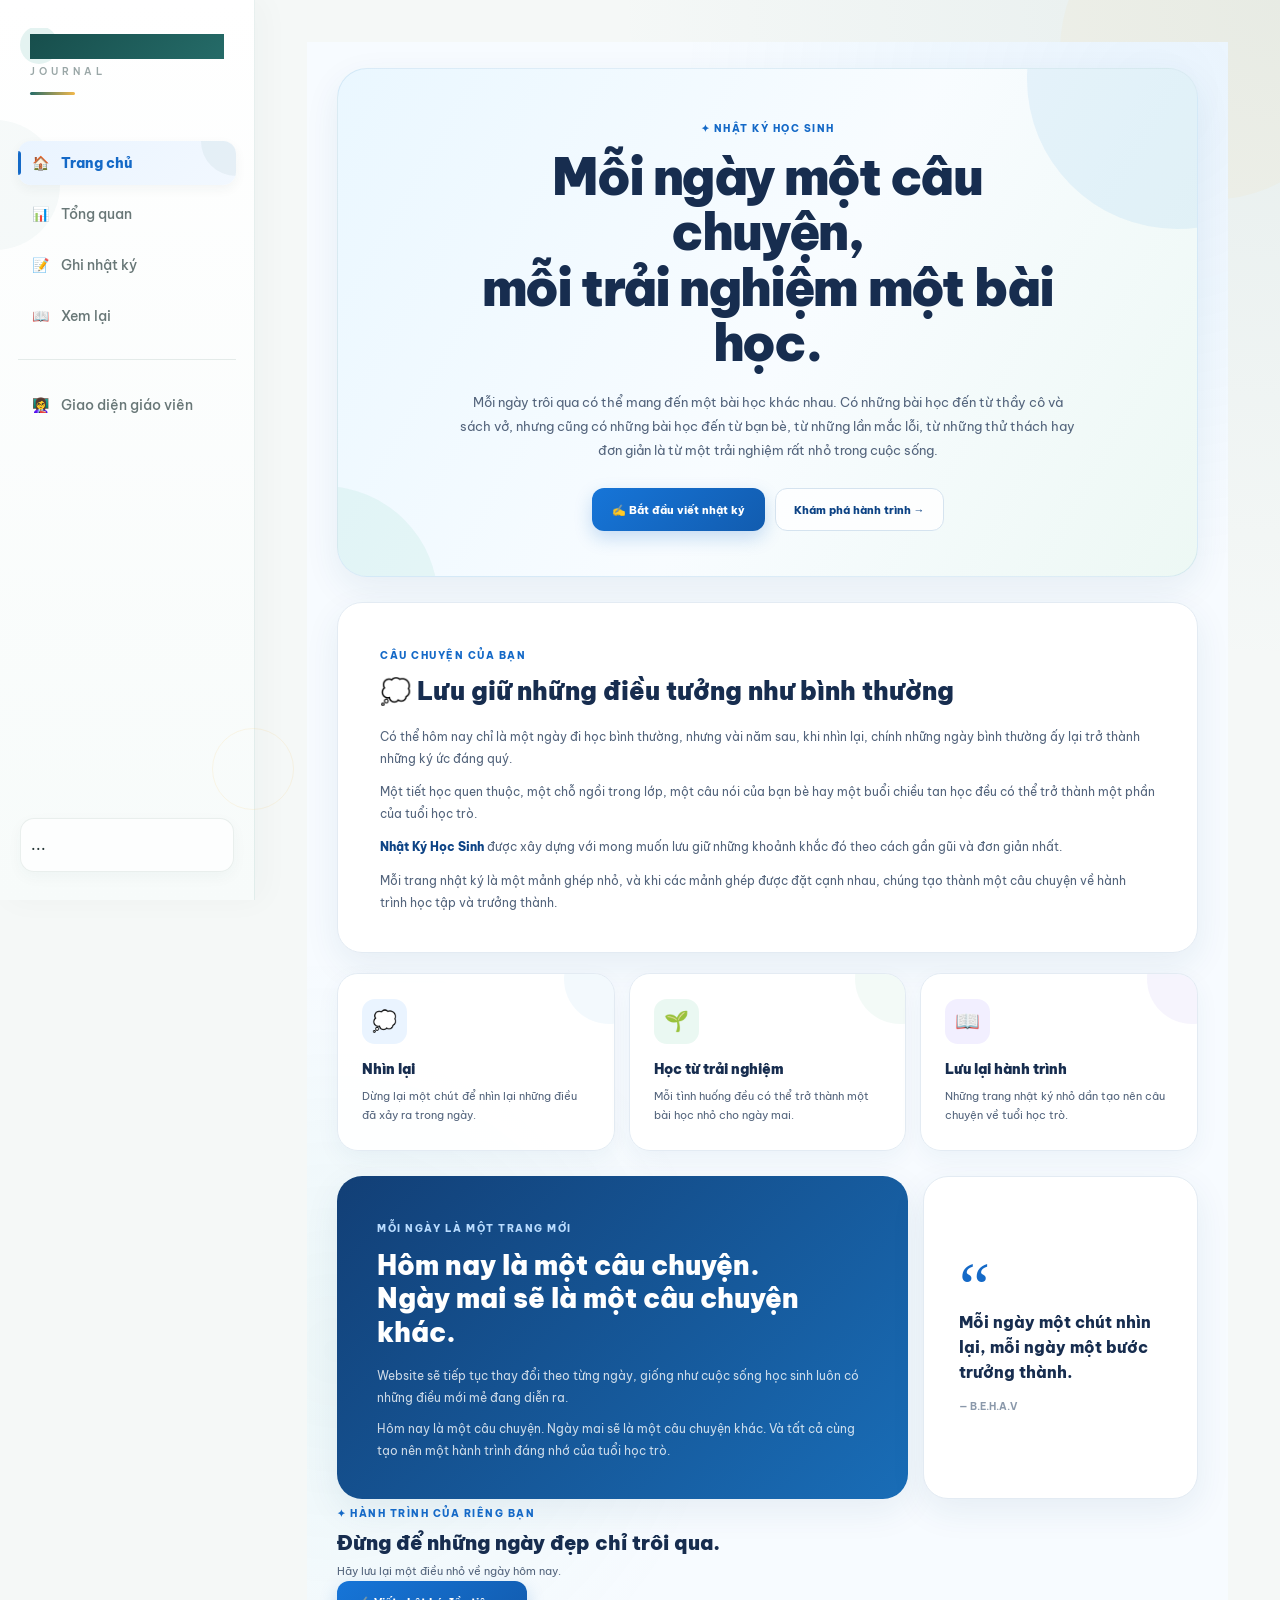
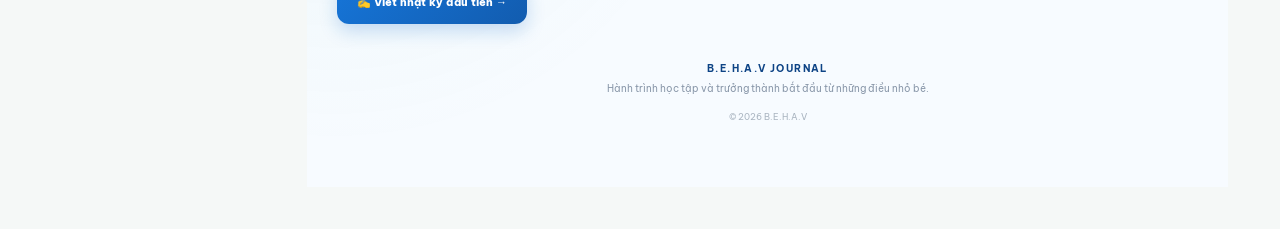
<file: index.html>
<!DOCTYPE html>
<html lang="vi">
<head>
    <meta charset="UTF-8">

    <meta name="viewport"
          content="width=device-width, initial-scale=1.0">

    <title>B.E.H.A.V Journal</title>

    <link rel="stylesheet" href="style_fixed_final.css">
</head>

<body>

    <!-- =========================
         THANH CÔNG CỤ
    ========================== -->
<aside class="sidebar">

    <!-- LOGO -->

    <div class="logo">

        <h2>B.E.H.A.V</h2>

        <span>JOURNAL</span>

    </div>


    <!-- MENU -->

    <nav class="menu">

        <button
            class="menu-item active"
            data-page="home">

            🏠
            <span>Trang chủ</span>

        </button>


        <button
            class="menu-item"
            data-page="dashboard">

            📊
            <span>Tổng quan</span>

        </button>


        <button
            class="menu-item"
            data-page="journal">

            📝
            <span>Ghi nhật ký</span>

        </button>


        <button
            class="menu-item"
            data-page="review">

            📖
            <span>Xem lại</span>

        </button>

<!-- =====================================================
     NÚT CHUYỂN SANG GIAO DIỆN GIÁO VIÊN
===================================================== -->

<div class="menu-divider"></div>

<button
    class="menu-item teacher-menu-btn"
    data-page="teacher"
    type="button">

    👩‍🏫
    <span>Giao diện giáo viên</span>

</button>

    </nav>


    <!-- ACCOUNT -->

    <div class="account">

        ...

    </div>

</aside>


    <!-- =========================
         KHU VỰC NỘI DUNG
    ========================== -->
    <main class="main-content">

<!-- =====================================================
     A2.1 - HERO TRANG CHỦ
===================================================== -->

<section
    id="home"
    class="page home-page">

    <div class="home-hero">

        <div class="home-hero-text">

            <span class="home-label">
                ✦ NHẬT KÝ HỌC SINH
            </span>

            <h1>
                Mỗi ngày một câu chuyện,
                <br>
                mỗi trải nghiệm một bài học.
            </h1>

            <p>
                Mỗi ngày trôi qua có thể mang đến
                một bài học khác nhau. Có những bài học
                đến từ thầy cô và sách vở, nhưng cũng có
                những bài học đến từ bạn bè, từ những lần
                mắc lỗi, từ những thử thách hay đơn giản
                là từ một trải nghiệm rất nhỏ trong cuộc sống.
            </p>

            <div class="home-hero-actions">

                <button
                    class="primary-btn"
                    data-page="journal">

                    ✍️ Bắt đầu viết nhật ký

                </button>

                <button
                    class="secondary-btn"
                    data-page="dashboard">

                    Khám phá hành trình →

                </button>

            </div>

        </div>

    </div>

    <!-- =====================================================
     A2.2 - LƯU GIỮ NHỮNG ĐIỀU TƯỞNG NHƯ BÌNH THƯỜNG
===================================================== -->

<section class="home-story">

    <div class="home-story-heading">

        <span class="home-label">
            CÂU CHUYỆN CỦA BẠN
        </span>

        <h2>
            💭 Lưu giữ những điều tưởng như bình thường
        </h2>

    </div>


    <div class="home-story-content">

        <p>
            Có thể hôm nay chỉ là một ngày đi học bình thường,
            nhưng vài năm sau, khi nhìn lại, chính những ngày
            bình thường ấy lại trở thành những ký ức đáng quý.
        </p>

        <p>
            Một tiết học quen thuộc, một chỗ ngồi trong lớp,
            một câu nói của bạn bè hay một buổi chiều tan học
            đều có thể trở thành một phần của tuổi học trò.
        </p>

        <p>
            <strong>Nhật Ký Học Sinh</strong> được xây dựng
            với mong muốn lưu giữ những khoảnh khắc đó theo
            cách gần gũi và đơn giản nhất.
        </p>

        <p>
            Mỗi trang nhật ký là một mảnh ghép nhỏ, và khi các
            mảnh ghép được đặt cạnh nhau, chúng tạo thành một
            câu chuyện về hành trình học tập và trưởng thành.
        </p>

    </div>

</section>

<!-- =====================================================
     A2.3 - 3 GIÁ TRỊ
===================================================== -->

<section class="home-values">

    <div class="home-value-card">

        <div class="home-value-icon">
            💭
        </div>

        <h3>
            Nhìn lại
        </h3>

        <p>
            Dừng lại một chút để nhìn lại
            những điều đã xảy ra trong ngày.
        </p>

    </div>


    <div class="home-value-card">

        <div class="home-value-icon">
            🌱
        </div>

        <h3>
            Học từ trải nghiệm
        </h3>

        <p>
            Mỗi tình huống đều có thể trở thành
            một bài học nhỏ cho ngày mai.
        </p>

    </div>


    <div class="home-value-card">

        <div class="home-value-icon">
            📖
        </div>

        <h3>
            Lưu lại hành trình
        </h3>

        <p>
            Những trang nhật ký nhỏ dần tạo nên
            câu chuyện về tuổi học trò.
        </p>

    </div>

</section>

<!-- =====================================================
     A2.4 - MỖI NGÀY LÀ MỘT TRANG MỚI
===================================================== -->

<section class="home-daily">

    <div class="home-daily-text">

        <span class="home-label">
            MỖI NGÀY LÀ MỘT TRANG MỚI
        </span>

        <h2>
            Hôm nay là một câu chuyện.
            <br>
            Ngày mai sẽ là một câu chuyện khác.
        </h2>

        <p>
            Website sẽ tiếp tục thay đổi theo từng ngày,
            giống như cuộc sống học sinh luôn có những điều
            mới mẻ đang diễn ra.
        </p>

        <p>
            Hôm nay là một câu chuyện.
            Ngày mai sẽ là một câu chuyện khác.
            Và tất cả cùng tạo nên một hành trình đáng nhớ
            của tuổi học trò.
        </p>

    </div>


    <div class="home-daily-quote">

        <span class="quote-icon">
            “
        </span>

        <p>
            Mỗi ngày một chút nhìn lại,
            mỗi ngày một bước trưởng thành.
        </p>

        <span class="quote-author">
            — B.E.H.A.V
        </span>

    </div>

</section>

<!-- =====================================================
     A2.5 - CTA
===================================================== -->

<section class="home-cta">

    <div class="home-cta-text">

        <span class="home-label">
            ✦ HÀNH TRÌNH CỦA RIÊNG BẠN
        </span>

        <h2>
            Đừng để những ngày đẹp
            chỉ trôi qua.
        </h2>

        <p>
            Hãy lưu lại một điều nhỏ
            về ngày hôm nay.
        </p>

    </div>


    <button
        class="primary-btn"
        data-page="journal">

        ✍️ Viết nhật ký đầu tiên →

    </button>

</section>

<!-- =====================================================
     A2.6 - FOOTER TRANG CHỦ
===================================================== -->

<footer class="home-footer">

    <strong>
        B.E.H.A.V JOURNAL
    </strong>

    <p>
        Hành trình học tập và trưởng thành
        bắt đầu từ những điều nhỏ bé.
    </p>

    <small>
        © 2026 B.E.H.A.V
    </small>

</footer>
</section>
<section id="dashboard" class="page">
<!-- =====================================================
     B1 — DASHBOARD HỌC SINH
===================================================== -->

<div class="dashboard-page">


    <!-- =========================
         B1.1 — HEADER
    ========================== -->

    <div class="dashboard-header">

        <div>

            <span class="dashboard-label">
                ✦ B.E.H.A.V JOURNAL
            </span>

            <h1>
                Chào bạn! 👋
            </h1>

            <p>
                Hôm nay là một ngày mới để nhìn lại,
                ghi lại và hiểu thêm về chính mình.
            </p>

        </div>


<div class="dashboard-date-box">

    <span>
        HÔM NAY
    </span>

    <strong id="dashboard-date">
        Đang cập nhật...
    </strong>

    <div
        id="dashboard-clock"
        class="dashboard-clock">

        00:00:00

    </div>

</div>

    </div>


    <!-- =========================
         B1.2 — THỐNG KÊ
    ========================== -->

    <div class="dashboard-stats">


        <div class="dashboard-stat-card">

            <div class="dashboard-stat-icon blue">
                📝
            </div>

            <div>

                <strong id="total-journals">
                    0
                </strong>

                <span>
                    Nhật ký đã viết
                </span>

            </div>

        </div>


        <div class="dashboard-stat-card">

            <div class="dashboard-stat-icon green">
                💬
            </div>

            <div>

                <strong id="feedback-count">
                    0
                </strong>

                <span>
                    Đã có phản hồi
                </span>

            </div>

        </div>


        <div class="dashboard-stat-card">

            <div class="dashboard-stat-icon orange">
                ⏳
            </div>

            <div>

                <strong id="pending-feedback">
                    0
                </strong>

                <span>
                    Chưa có phản hồi
                </span>

            </div>

        </div>

    </div>


    <!-- =========================
         B1.3 — NHẬT KÝ GẦN ĐÂY
    ========================== -->

    <div class="dashboard-section-header">

        <div>

            <span>
                NHẬT KÝ CỦA BẠN
            </span>

            <h2>
                Nhật ký gần đây
            </h2>

        </div>


        <button
            class="dashboard-link"
            data-page="review">

            Xem tất cả →

        </button>

    </div>


    <div
        id="recent-journals"
        class="recent-journals">

        <!-- JS sẽ đưa nhật ký vào đây -->

        <div class="empty-journal">

            <div>
                📖
            </div>

            <h3>
                Chưa có nhật ký
            </h3>

            <p>
                Hãy viết lại một điều nhỏ
                về ngày hôm nay.
            </p>

            <button
                class="primary-btn"
                data-page="journal">

                ✍️ Viết nhật ký

            </button>

        </div>

    </div>


    <!-- =========================
         B1.4 — NÚT NHANH
    ========================== -->

    <div class="dashboard-actions">

        <button
            class="dashboard-action primary-action"
            data-page="journal">

            <span>
                📝
            </span>

            <div>

                <strong>
                    Viết nhật ký mới
                </strong>

                <small>
                    Ghi lại câu chuyện hôm nay
                </small>

            </div>

            <b>
                →
            </b>

        </button>


        <button
            class="dashboard-action"
            data-page="review">

            <span>
                📖
            </span>

            <div>

                <strong>
                    Xem lại nhật ký
                </strong>

                <small>
                    Nhìn lại hành trình của bạn
                </small>

            </div>

            <b>
                →
            </b>

        </button>

    </div>

</div>

</section>


        <!-- =====================
             GIAO DIỆN 2
             GHI NHẬT KÝ
        ====================== -->
<!-- =====================
     GIAO DIỆN 2
     GHI NHẬT KÝ
====================== -->
<section id="journal" class="page">
<!-- =====================================================
     C1 — VIẾT NHẬT KÝ HỌC SINH
===================================================== -->

<div class="journal-page">


    <!-- ================================================
         C1.1 — HEADER
    ================================================= -->

    <div class="journal-header">

        <div>

            <span class="journal-label">
                ✦ NHẬT KÝ HỌC SINH
            </span>

            <h1>
                Hôm nay của bạn thế nào?
            </h1>

            <p>
                Hãy dành một chút thời gian để nhìn lại
                điều đã xảy ra và những gì bạn đã học được.
            </p>

        </div>


        <div class="journal-step-counter">

            <span>
                BƯỚC
            </span>

            <strong id="journal-step-number">
                1
            </strong>

            <small>
                / 6
            </small>

        </div>

    </div>


    <!-- ================================================
         C1.2 — THANH TIẾN TRÌNH
    ================================================= -->

    <div class="journal-progress">

        <div
            class="journal-progress-line">

            <div
                id="journal-progress-fill">
            </div>

        </div>


        <div class="journal-progress-steps">

            <span
                class="journal-progress-step active"
                data-step="1">

                1

            </span>

            <span
                class="journal-progress-step"
                data-step="2">

                2

            </span>

            <span
                class="journal-progress-step"
                data-step="3">

                3

            </span>

            <span
                class="journal-progress-step"
                data-step="4">

                4

            </span>

            <span
                class="journal-progress-step"
                data-step="5">

                5

            </span>

            <span
                class="journal-progress-step"
                data-step="6">

                6

            </span>

        </div>

    </div>


    <!-- ================================================
         C1.3 — NỘI DUNG CÁC BƯỚC
    ================================================= -->

    <div class="journal-form">


        <!-- ============================================
             BƯỚC 1
        ============================================== -->

        <div
            class="journal-step active"
            data-journal-step="1">

            <span class="journal-step-label">
                BƯỚC 01
            </span>

            <h2>
                Chuyện gì đã xảy ra?
            </h2>

            <p>
                Hãy kể lại một sự việc hoặc khoảnh khắc
                đáng nhớ trong ngày hôm nay.
            </p>


            <textarea
                id="journal-situation"
                class="journal-textarea"
                placeholder="Ví dụ: Hôm nay trong giờ học..."
                maxlength="1000"></textarea>


            <div class="journal-character-count">

                <span>
                    Có thể viết tự nhiên như bạn đang kể chuyện.
                </span>

                <strong>
                    <span id="situation-count">0</span>
                    / 1000
                </strong>

            </div>

        </div>


        <!-- ============================================
             BƯỚC 2
        ============================================== -->

        <div
            class="journal-step"
            data-journal-step="2">

            <span class="journal-step-label">
                BƯỚC 02
            </span>

            <h2>
                Bạn đã cảm thấy thế nào?
            </h2>

            <p>
                Không có cảm xúc đúng hay sai.
                Hãy chọn điều gần với bạn nhất.
            </p>


            <div class="emotion-grid">

                <button
                    type="button"
                    class="emotion-option"
                    data-emotion="Vui">

                    😊
                    <span>Vui</span>

                </button>


                <button
                    type="button"
                    class="emotion-option"
                    data-emotion="Buồn">

                    😔
                    <span>Buồn</span>

                </button>


                <button
                    type="button"
                    class="emotion-option"
                    data-emotion="Lo lắng">

                    😟
                    <span>Lo lắng</span>

                </button>


                <button
                    type="button"
                    class="emotion-option"
                    data-emotion="Tức giận">

                    😤
                    <span>Tức giận</span>

                </button>


                <button
                    type="button"
                    class="emotion-option"
                    data-emotion="Bình yên">

                    😌
                    <span>Bình yên</span>

                </button>


                <button
                    type="button"
                    class="emotion-option"
                    data-emotion="Khác">

                    💭
                    <span>Khác</span>

                </button>

            </div>


            <textarea
                id="journal-emotion-note"
                class="journal-textarea small"
                placeholder="Bạn muốn nói thêm gì về cảm xúc này không?"></textarea>

        </div>


        <!-- ============================================
             BƯỚC 3
        ============================================== -->

        <div
            class="journal-step"
            data-journal-step="3">

            <span class="journal-step-label">
                BƯỚC 03
            </span>

            <h2>
                Nhìn lại theo 3S
            </h2>

            <p>
                Hãy thử nhìn sự việc từ ba góc độ.
            </p>


            <div class="three-s-grid">


                <div class="three-s-card">

                    <span>
                        S1
                    </span>

                    <h3>
                        Situation
                    </h3>

                    <p>
                        Điều gì đã xảy ra?
                    </p>

                    <textarea
                        id="journal-s1"
                        placeholder="Viết điều bạn quan sát được..."></textarea>

                </div>


                <div class="three-s-card">

                    <span>
                        S2
                    </span>

                    <h3>
                        Self
                    </h3>

                    <p>
                        Bạn đã phản ứng thế nào?
                    </p>

                    <textarea
                        id="journal-s2"
                        placeholder="Bạn đã nghĩ hoặc làm gì?"></textarea>

                </div>


                <div class="three-s-card">

                    <span>
                        S3
                    </span>

                    <h3>
                        Solution
                    </h3>

                    <p>
                        Bạn có thể làm gì khác?
                    </p>

                    <textarea
                        id="journal-s3"
                        placeholder="Một cách xử lý tốt hơn có thể là..."></textarea>

                </div>


            </div>

        </div>


        <!-- ============================================
             BƯỚC 4
        ============================================== -->

        <div
            class="journal-step"
            data-journal-step="4">

            <span class="journal-step-label">
                BƯỚC 04
            </span>

            <h2>
                Điều gì đã thay đổi?
            </h2>

            <p>
                Sau trải nghiệm này, bạn nhận ra điều gì?
            </p>


            <textarea
                id="journal-result"
                class="journal-textarea"
                placeholder="Mình nhận ra rằng..."
                maxlength="1000"></textarea>


            <div class="journal-character-count">

                <span>
                    Hãy viết điều bạn thật sự nhận ra.
                </span>

                <strong>
                    <span id="result-count">0</span>
                    / 1000
                </strong>

            </div>

        </div>


        <!-- ============================================
             BƯỚC 5
        ============================================== -->

        <div
            class="journal-step"
            data-journal-step="5">

            <span class="journal-step-label">
                BƯỚC 05
            </span>

            <h2>
                Bài học của ngày hôm nay
            </h2>

            <p>
                Nếu phải gói gọn trải nghiệm này thành
                một bài học, bạn sẽ viết gì?
            </p>


            <textarea
                id="journal-lesson"
                class="journal-textarea"
                placeholder="Bài học mình muốn nhớ là..."
                maxlength="1000"></textarea>


            <div class="journal-character-count">

                <span>
                    Một câu ngắn cũng hoàn toàn được.
                </span>

                <strong>
                    <span id="lesson-count">0</span>
                    / 1000
                </strong>

            </div>

        </div>


        <!-- ============================================
             BƯỚC 6
        ============================================== -->

        <div
            class="journal-step"
            data-journal-step="6">

            <span class="journal-step-label">
                BƯỚC 06
            </span>

            <h2>
                Ngày mai mình muốn...
            </h2>

            <p>
                Chọn một điều nhỏ bạn muốn thử,
                thay đổi hoặc tiếp tục vào ngày mai.
            </p>


            <textarea
                id="journal-goal"
                class="journal-textarea"
                placeholder="Ngày mai mình sẽ..."
                maxlength="1000"></textarea>


            <div class="journal-character-count">

                <span>
                    Một mục tiêu nhỏ cũng là một bước tiến.
                </span>

                <strong>
                    <span id="goal-count">0</span>
                    / 1000
                </strong>

            </div>

        </div>


    </div>


    <!-- ================================================
         C1.4 — NÚT ĐIỀU HƯỚNG
    ================================================= -->

    <div class="journal-navigation">

        <button
            type="button"
            id="journal-back"
            class="journal-back-btn">

            ← Quay lại

        </button>


        <span
            id="journal-save-status"
            class="journal-save-status">

            Chưa lưu

        </span>


        <button
            type="button"
            id="journal-next"
            class="journal-next-btn">

            Tiếp theo →

        </button>

    </div>


</div>

</section>


        <!-- =====================
             GIAO DIỆN 3
             XEM LẠI
        ====================== -->
<!-- =====================
     GIAO DIỆN 3
     XEM LẠI
====================== -->
<section id="review" class="page">

<!-- =====================================================
     D4 — KHUNG CHI TIẾT NHẬT KÝ
===================================================== -->

<div
    id="review-journal-detail"
    class="review-journal-detail"
    style="display: none;">

    <!-- D3 sẽ tự render nội dung vào đây -->

</div>

    <!-- =====================
         TIÊU ĐỀ
    ====================== -->
    <div class="review-header">

        <span class="welcome-label">
            B.E.H.A.V JOURNAL
        </span>

        <h1>
            Xem lại
        </h1>

        <p>
            Cùng nhìn lại hành trình của em.
        </p>

    </div>


    <!-- =====================
         TAB
    ====================== -->
    <div class="review-tabs">

        <button class="review-tab active"
                data-review-tab="history">
            📝 Nhật ký của tôi
        </button>

        <button class="review-tab"
                data-review-tab="progress">
            📊 Tiến bộ
        </button>

        <button class="review-tab"
                data-review-tab="feedback">
            💬 Phản hồi giáo viên
        </button>

    </div>


    <!-- =================================================
         TAB 1: NHẬT KÝ CỦA TÔI
    ================================================== -->
    <div id="history"
         class="review-content active">

        <div class="section-title">

            <div>
                <h2>
                    Nhật ký của tôi
                </h2>

                <p>
                    Những tình huống em đã ghi lại
                </p>
            </div>

        </div>


        <!-- Nhật ký 1 -->
        <div class="journal-history-card">

            <div class="history-date">
                <strong>10</strong>
                <span>THÁNG 08</span>
            </div>


            <div class="history-info">

                <h3>
                    Tiết Toán
                </h3>

                <p>
                    Em nói chuyện trong giờ học
                    và được cô giáo nhắc nhở.
                </p>

                <div class="history-meta">

                    <span>
                        😡 Tức giận
                    </span>

                    <span>
                        ✓ Đã sử dụng 3S
                    </span>

                </div>

            </div>


            <button class="view-btn">
                Xem →
            </button>

        </div>


        <!-- Nhật ký 2 -->
        <div class="journal-history-card">

            <div class="history-date">
                <strong>08</strong>
                <span>THÁNG 08</span>
            </div>


            <div class="history-info">

                <h3>
                    Giờ ra chơi
                </h3>

                <p>
                    Em gặp một tình huống chưa vui
                    với bạn.
                </p>

                <div class="history-meta">

                    <span>
                        😟 Lo lắng
                    </span>

                    <span>
                        ✓ Đã kiểm soát cảm xúc
                    </span>

                </div>

            </div>


            <button class="view-btn">
                Xem →
            </button>

        </div>

    </div>


    <!-- =================================================
         TAB 2: TIẾN BỘ
    ================================================== -->
    <div id="progress"
         class="review-content">


        <div class="section-title">

            <div>
                <h2>
                    Quá trình tiến bộ
                </h2>

                <p>
                    Những thay đổi của em qua các nhật ký
                </p>
            </div>

        </div>


        <!-- Các chỉ số -->
        <div class="progress-stats">


            <!-- Nhật ký -->
            <div class="progress-card">

                <span class="progress-icon">
                    📝
                </span>

                <strong>
                    12
                </strong>

                <p>
                    Nhật ký đã ghi
                </p>

            </div>


            <!-- 3S -->
            <div class="progress-card">

                <span class="progress-icon">
                    ⭐
                </span>

                <strong>
                    10
                </strong>

                <p>
                    Đã sử dụng 3S
                </p>

            </div>


            <!-- Mục tiêu -->
            <div class="progress-card">

                <span class="progress-icon">
                    🎯
                </span>

                <strong>
                    82%
                </strong>

                <p>
                    Mục tiêu hoàn thành
                </p>

            </div>

        <div class="feedback-list">
            <!-- JS sẽ render phản hồi giáo viên tại đây -->
        </div>

    </div>

</section>

<!-- =========================================
     GIAO DIỆN 4
     GIÁO VIÊN
========================================= -->
<section id="teacher" class="page teacher-page">

    <!-- =========================
         HEADER GIÁO VIÊN
    ========================== -->
    <div class="teacher-header">

        <div>
            <span class="welcome-label">
                B.E.H.A.V JOURNAL – GIÁO VIÊN
            </span>

            <h1>
                Xin chào cô Nguyễn Thị A 👋
            </h1>

            <p>
                Theo dõi và phản hồi quá trình của học sinh.
            </p>
        </div>

    </div>


    <!-- =========================
         THỐNG KÊ
    ========================== -->
    <div class="teacher-stats">

        <!-- Tổng học sinh -->
        <div class="teacher-stat-card">

            <span class="teacher-stat-icon">
                👥
            </span>

            <div>
                <strong>35</strong>
                <span>Học sinh</span>
            </div>

        </div>


        <!-- Có nhật ký -->
        <div class="teacher-stat-card">

            <span class="teacher-stat-icon">
                📝
            </span>

            <div>
                <strong>29</strong>
                <span>Có nhật ký</span>
            </div>

        </div>


        <!-- Cần hỗ trợ -->
        <div class="teacher-stat-card">

            <span class="teacher-stat-icon">
                💬
            </span>

            <div>
                <strong>18</strong>
                <span>Cần hỗ trợ</span>
            </div>

        </div>

    </div>


    <!-- =========================
         NHẬT KÝ MỚI NHẤT
    ========================== -->
    <div class="teacher-journal-section">

        <div class="section-title">

            <div>
                <h2>
                    Nhật ký mới nhất
                </h2>

                <p>
                    Xem nhật ký của học sinh
                </p>
            </div>

        </div>


        <!-- Danh sách nhật ký -->
        <div class="teacher-journal-list">


            <!-- =================
                 HỌC SINH 1
            ================== -->
            <div class="teacher-journal-card">

                <div class="student-info">

                    <div class="student-avatar">
                        A
                    </div>

                    <div>
                        <h3>
                            Nguyễn A
                        </h3>

                        <span>
                            Lớp 8A1
                        </span>
                    </div>

                </div>


                <div class="situation-info">

                    <span>
                        Tình huống
                    </span>

                    <strong>
                        Tiết Toán
                    </strong>

                </div>


                <div class="three-s-status">

                    <span>
                        3S
                    </span>

                    <strong class="complete">
                        ✓ Đầy đủ
                    </strong>

                </div>


                <button class="teacher-view-btn">
                    Xem
                </button>

            </div>


            <!-- =================
                 HỌC SINH 2
            ================== -->
            <div class="teacher-journal-card">

                <div class="student-info">

                    <div class="student-avatar">
                        B
                    </div>

                    <div>
                        <h3>
                            Trần B
                        </h3>

                        <span>
                            Lớp 8A1
                        </span>
                    </div>

                </div>


                <div class="situation-info">

                    <span>
                        Tình huống
                    </span>

                    <strong>
                        Giờ Văn
                    </strong>

                </div>


                <div class="three-s-status">

                    <span>
                        3S
                    </span>

                    <strong class="complete">
                        ✓ Đầy đủ
                    </strong>

                </div>


                <button class="teacher-view-btn">
                    Xem
                </button>

            </div>


            <!-- =================
                 HỌC SINH 3
            ================== -->
            <div class="teacher-journal-card">

                <div class="student-info">

                    <div class="student-avatar">
                        C
                    </div>

                    <div>
                        <h3>
                            Lê C
                        </h3>

                        <span>
                            Lớp 8A2
                        </span>
                    </div>

                </div>


                <div class="situation-info">

                    <span>
                        Tình huống
                    </span>

                    <strong>
                        Giờ ra chơi
                    </strong>

                </div>


                <div class="three-s-status">

                    <span>
                        3S
                    </span>

                    <strong class="incomplete">
                        △ Chưa đủ
                    </strong>

                </div>


                <button class="teacher-view-btn">
                    Xem
                </button>

            </div>


        </div>

    </div>


    <!-- =====================================
         CHI TIẾT NHẬT KÝ HỌC SINH
    ====================================== -->
    <div class="teacher-detail">

        <div class="section-title">

            <div>
                <span class="welcome-label">
                    CHI TIẾT NHẬT KÝ
                </span>

                <h2>
                    Nhật ký của Nguyễn A
                </h2>

            </div>

        </div>


        <!-- Tình huống -->
        <div class="detail-card">

            <h3>
                📝 Tình huống
            </h3>

            <p>
                Em nói chuyện trong giờ Toán và bị cô giáo
                nhắc nhở.
            </p>

        </div>


        <!-- Cảm xúc -->
        <div class="detail-card">

            <h3>
                ❤️ Cảm xúc
            </h3>

            <div class="emotion-result">
                😡
                <strong>Tức giận</strong>
            </div>

            <p>
                Em bực vì nghĩ mình không làm gì sai.
            </p>

        </div>


        <!-- 3S -->
        <div class="detail-card">

            <h3>
                ⭐ Mô hình 3S
            </h3>


            <!-- STOP -->
            <div class="teacher-three-s">

                <div class="teacher-s-title">
                    <strong>1. STOP</strong>
                    <span>Dừng lại</span>
                </div>

                <p>
                    ✓ Em im lặng
                    <br>
                    ✓ Em hít thở sâu
                    <br>
                    ✓ Em không phản ứng ngay
                </p>

            </div>


            <!-- THINK -->
            <div class="teacher-three-s">

                <div class="teacher-s-title">
                    <strong>2. THINK</strong>
                    <span>Suy nghĩ</span>
                </div>

                <p>
                    Nếu tiếp tục tranh cãi, có thể ảnh hưởng
                    đến tiết học.
                </p>

            </div>


            <!-- SELECT -->
            <div class="teacher-three-s">

                <div class="teacher-s-title">
                    <strong>3. SELECT</strong>
                    <span>Lựa chọn</span>
                </div>

                <p>
                    ✓ Nhận lỗi
                </p>

            </div>

        </div>


        <!-- Kết quả -->
        <div class="detail-card">

            <h3>
                📌 Kết quả
            </h3>

            <p>
                Tiết học diễn ra bình thường. Sau giờ em
                đã hỏi cô phần bài chưa hiểu.
            </p>

            <div class="satisfaction">
                Mức độ hài lòng:
                <strong>😊 4/5</strong>
            </div>

        </div>


        <!-- Bài học -->
        <div class="detail-card">

            <h3>
                💡 Bài học
            </h3>

            <p>
                Khi bình tĩnh suy nghĩ, em có thể giải quyết
                vấn đề mà không ảnh hưởng đến lớp.
            </p>

        </div>


        <!-- =========================
             NHẬN XÉT GIÁO VIÊN
        ========================== -->
        <div class="teacher-feedback">

            <h3>
                💬 Nhận xét của giáo viên
            </h3>

            <textarea
                id="teacher-feedback-input"
                placeholder="Nhập nhận xét dành cho học sinh..."
            ></textarea>

            <button class="primary-btn"
                    id="send-feedback">
                Gửi phản hồi
            </button>

        </div>

    </div>

</section>

    </main>


    <script src="script_fixed_final.js"></script>



</body>
</html>
</file>
<file: style_fixed_final.css>
/* =========================================================
   B.E.H.A.V JOURNAL
   2.1 - CORE DESIGN SYSTEM
========================================================= */


/* =========================================================
   01. GOOGLE FONT
========================================================= */

@import url('https://fonts.googleapis.com/css2?family=Be+Vietnam+Pro:wght@400;500;600;700;800&display=swap');


/* =========================================================
   02. COLOR SYSTEM
========================================================= */

:root {

    --primary: #256b68;
    --primary-dark: #174e4c;
    --primary-light: #e4f3f1;

    --secondary: #f2b84b;
    --secondary-light: #fff5dc;

    --blue: #4f7cac;
    --blue-light: #eaf2fb;

    --success: #4c9b73;
    --success-light: #e8f5ee;

    --danger: #d86b6b;
    --danger-light: #fbeaea;

    --text-main: #243434;
    --text-secondary: #687777;
    --text-light: #9aa7a7;

    --background: #f5f8f7;
    --surface: #ffffff;

    --border: #e4ebe9;

    --shadow-sm:
        0 4px 12px rgba(35, 68, 67, 0.05);

    --shadow-md:
        0 12px 30px rgba(35, 68, 67, 0.08);

    --shadow-lg:
        0 20px 50px rgba(35, 68, 67, 0.12);

    --radius-sm: 10px;
    --radius-md: 16px;
    --radius-lg: 24px;
}


/* =========================================================
   03. RESET
========================================================= */

* {
    margin: 0;
    padding: 0;
    box-sizing: border-box;
}


html {
    scroll-behavior: smooth;
}


body {

    font-family:
        'Be Vietnam Pro',
        Arial,
        sans-serif;

    background:
        radial-gradient(
            circle at top right,
            rgba(37, 107, 104, 0.07),
            transparent 30%
        ),
        var(--background);

    color: var(--text-main);

    min-height: 100vh;

    line-height: 1.6;

    -webkit-font-smoothing: antialiased;
}


/* =========================================================
   04. MAIN LAYOUT
========================================================= */

body {
    display: flex;
}


/* =========================================================
   05. SIDEBAR
========================================================= */

.sidebar {

    width: 255px;

    min-height: 100vh;

    position: fixed;

    left: 0;
    top: 0;
    bottom: 0;

    z-index: 100;

    display: flex;

    flex-direction: column;

    padding: 28px 18px;

    background:
        linear-gradient(
            180deg,
            #ffffff 0%,
            #f7fbfa 100%
        );

    border-right:
        1px solid
        rgba(37, 107, 104, 0.10);

    box-shadow:
        8px 0 30px rgba(35, 68, 67, 0.03);
}


/* =========================================================
   06. LOGO
========================================================= */

.logo {

    position: relative;

    padding:
        6px 12px
        24px;

    margin-bottom: 22px;
}


.logo::before {

    content: "";

    position: absolute;

    width: 38px;
    height: 38px;

    border-radius: 50%;

    background:
        var(--primary-light);

    left: 2px;
    top: -2px;

    z-index: 0;
}


.logo h2 {

    position: relative;

    z-index: 1;

    color:
        var(--primary-dark);

    font-size: 23px;

    font-weight: 800;

    letter-spacing: 1.5px;

    line-height: 1.1;
}


.logo span {

    position: relative;

    z-index: 1;

    display: block;

    margin-top: 5px;

    color:
        var(--text-light);

    font-size: 10px;

    font-weight: 600;

    letter-spacing: 4px;
}


/* =========================================================
   07. MENU
========================================================= */

.menu {

    display: flex;

    flex-direction: column;

    gap: 7px;
}


.menu-item {

    position: relative;

    width: 100%;

    border: none;

    background: transparent;

    color: var(--text-secondary);

    padding: 13px 14px;

    border-radius: 13px;

    display: flex;

    align-items: center;

    gap: 12px;

    font-family: inherit;

    font-size: 14px;

    font-weight: 500;

    text-align: left;

    cursor: pointer;

    transition:
        background 0.25s ease,
        color 0.25s ease,
        transform 0.25s ease;
}


.menu-item:hover {

    background:
        rgba(37, 107, 104, 0.06);

    color:
        var(--primary);

    transform:
        translateX(3px);
}


.menu-item.active {

    background:
        linear-gradient(
            135deg,
            #e4f3f1,
            #edf7f5
        );

    color:
        var(--primary-dark);

    font-weight: 700;

    box-shadow:
        var(--shadow-sm);
}


/* thanh nhỏ bên trái menu active */

.menu-item.active::before {

    content: "";

    position: absolute;

    left: -18px;

    top: 50%;

    transform:
        translateY(-50%);

    width: 4px;

    height: 24px;

    border-radius:
        0 5px 5px 0;

    background:
        var(--primary);
}


/* =========================================================
   08. ACCOUNT
========================================================= */

.account {

    margin-top: auto;

    padding:
        18px 8px 5px;

    border-top:
        1px solid
        var(--border);

    display: flex;

    align-items: center;

    gap: 11px;
}


.avatar {

    width: 42px;
    height: 42px;

    flex-shrink: 0;

    border-radius: 50%;

    display: flex;

    align-items: center;
    justify-content: center;

    background:
        linear-gradient(
            135deg,
            var(--primary),
            #4a918b
        );

    color: white;

    font-size: 14px;

    font-weight: 700;

    box-shadow:
        0 5px 15px
        rgba(37, 107, 104, 0.20);
}


.account strong {

    display: block;

    color:
        var(--text-main);

    font-size: 13px;

    font-weight: 700;
}


.account small {

    display: block;

    margin-top: 1px;

    color:
        var(--text-light);

    font-size: 11px;
}


/* =========================================================
   09. MAIN CONTENT
========================================================= */

.main-content {

    margin-left: 255px;

    width:
        calc(100% - 255px);

    min-height: 100vh;

    padding:
        42px 52px;

    position: relative;
}


/* hiệu ứng ánh sáng nền */

.main-content::before {

    content: "";

    position: fixed;

    width: 300px;
    height: 300px;

    border-radius: 50%;

    background:
        rgba(242, 184, 75, 0.05);

    top: -100px;
    right: -80px;

    pointer-events: none;

    z-index: -1;
}


/* =========================================================
   10. PAGE SYSTEM
========================================================= */

.page {

    display: none;

    width: 100%;

    max-width: 1250px;

    margin: 0 auto;

    animation:
        pageEnter 0.35s ease;
}


.page.active {

    display: block;
}


@keyframes pageEnter {

    from {

        opacity: 0;

        transform:
            translateY(8px);

    }

    to {

        opacity: 1;

        transform:
            translateY(0);

    }
}


/* =========================================================
   11. COMMON TYPOGRAPHY
========================================================= */

.page h1 {

    color:
        var(--text-main);

    font-size: 31px;

    line-height: 1.25;

    font-weight: 800;

    letter-spacing: -0.6px;

    margin-bottom: 7px;
}


.page > p {

    color:
        var(--text-secondary);

    font-size: 14px;

    margin-bottom: 30px;
}


.welcome-label {

    display: inline-flex;

    align-items: center;

    gap: 7px;

    color:
        var(--primary);

    font-size: 10px;

    font-weight: 800;

    letter-spacing: 2px;

    margin-bottom: 8px;
}


.welcome-label::before {

    content: "";

    width: 6px;
    height: 6px;

    border-radius: 50%;

    background:
        var(--secondary);
}


/* =========================================================
   12. COMMON CARD
========================================================= */

.stat-card,
.recent-card,
.journal-form,
.review-content,
.progress-card,
.feedback-card,
.detail-card,
.teacher-journal-card,
.teacher-feedback {

    background:
        rgba(255, 255, 255, 0.92);

    border:
        1px solid
        rgba(228, 235, 233, 0.9);

    box-shadow:
        var(--shadow-sm);

    border-radius:
        var(--radius-md);
}


/* =========================================================
   13. COMMON BUTTON
========================================================= */

button {

    font-family: inherit;
}


.primary-btn {

    border: none;

    background:
        linear-gradient(
            135deg,
            var(--primary),
            #37827d
        );

    color: white;

    padding:
        12px 20px;

    border-radius:
        11px;

    font-size: 13px;

    font-weight: 700;

    cursor: pointer;

    box-shadow:
        0 7px 18px
        rgba(37, 107, 104, 0.18);

    transition:
        transform 0.2s ease,
        box-shadow 0.2s ease,
        filter 0.2s ease;
}


.primary-btn:hover {

    transform:
        translateY(-2px);

    box-shadow:
        0 10px 24px
        rgba(37, 107, 104, 0.25);

    filter:
        brightness(1.03);
}


.primary-btn:active {

    transform:
        translateY(0);
}


.secondary-btn {

    border:
        1px solid
        var(--border);

    background:
        white;

    color:
        var(--text-secondary);

    padding:
        12px 20px;

    border-radius:
        11px;

    font-size: 13px;

    font-weight: 600;

    cursor: pointer;

    transition:
        0.2s ease;
}


.secondary-btn:hover {

    border-color:
        var(--primary);

    color:
        var(--primary);

    background:
        var(--primary-light);
}


/* =========================================================
   14. MOBILE / TABLET
========================================================= */

@media (max-width: 1000px) {

    .sidebar {

        width: 220px;
    }

    .main-content {

        margin-left: 220px;

        width:
            calc(100% - 220px);

        padding:
            35px 30px;
    }
}


@media (max-width: 700px) {

    .sidebar {

        width: 72px;

        padding:
            22px 10px;
    }


    .logo {

        text-align: center;

        padding:
            6px 0 24px;
    }


    .logo h2 {

        font-size: 15px;

        letter-spacing: 1px;
    }


    .logo span {

        display: none;
    }


    .logo::before {

        width: 30px;
        height: 30px;

        left: 11px;
    }


    .menu-item {

        justify-content:
            center;

        padding:
            13px 5px;
    }


    .menu-item span {

        display: none;
    }


    .menu-item.active::before {

        left: -10px;
    }


    .account {

        justify-content:
            center;

        padding:
            18px 0 5px;
    }


    .account > div:not(.avatar) {

        display: none;
    }


    .main-content {

        margin-left: 72px;

        width:
            calc(100% - 72px);

        padding:
            25px 18px;
    }


    .page h1 {

        font-size: 25px;
    }
}

/* =========================================================
   2.2 - SIDEBAR B.E.H.A.V JOURNAL
========================================================= */


/* =========================================================
   01. LOGO - HIỆU ỨNG NHẬN DIỆN
========================================================= */

.logo {
    overflow: hidden;
}


.logo h2 {
    background: linear-gradient(
        135deg,
        var(--primary-dark),
        var(--primary)
    );

    -webkit-text-fill-color: transparent;
}


.logo::after {
    content: "";

    display: block;

    width: 45px;
    height: 3px;

    margin-top: 12px;

    border-radius: 10px;

    background: linear-gradient(
        90deg,
        var(--primary),
        var(--secondary)
    );
}


/* =========================================================
   02. MENU ITEM
========================================================= */

.menu-item {
    overflow: hidden;
}


/* vùng icon */

.menu-item::after {
    content: "";

    position: absolute;

    width: 70px;
    height: 70px;

    border-radius: 50%;

    background: rgba(37, 107, 104, 0.04);

    right: -35px;
    top: -35px;

    opacity: 0;

    transition: 0.3s ease;

    pointer-events: none;
}


.menu-item:hover::after {
    opacity: 1;
}


/* icon khi active */

.menu-item.active {
    position: relative;
}


.menu-item.active::after {
    opacity: 1;

    background:
        rgba(37, 107, 104, 0.06);
}


/* =========================================================
   03. ACCOUNT CARD
========================================================= */

.account {
    position: relative;

    margin-left: 2px;
    margin-right: 2px;

    padding:
        13px 10px;

    border:
        1px solid
        rgba(228, 235, 233, 0.8);

    border-radius:
        14px;

    background:
        rgba(255, 255, 255, 0.75);

    box-shadow:
        0 5px 15px
        rgba(35, 68, 67, 0.04);

    transition: 0.25s ease;
}


.account:hover {
    transform:
        translateY(-2px);

    box-shadow:
        var(--shadow-sm);
}


/* =========================================================
   04. AVATAR
========================================================= */

.avatar {
    position: relative;

    overflow: hidden;
}


.avatar::after {
    content: "";

    position: absolute;

    width: 16px;
    height: 16px;

    border-radius: 50%;

    background:
        var(--secondary);

    right: -3px;
    bottom: -3px;

    border:
        3px solid white;
}


/* =========================================================
   05. SIDEBAR DECORATION
========================================================= */

.sidebar::before {

    content: "";

    position: absolute;

    width: 130px;
    height: 130px;

    border-radius: 50%;

    background:
        rgba(37, 107, 104, 0.035);

    top: 120px;
    left: -70px;

    pointer-events: none;
}


.sidebar::after {

    content: "";

    position: absolute;

    width: 80px;
    height: 80px;

    border-radius: 50%;

    border:
        1px solid
        rgba(242, 184, 75, 0.12);

    bottom: 90px;
    right: -40px;

    pointer-events: none;
}

/* =========================================================
   2.3 - DASHBOARD / TRANG TỔNG QUAN
========================================================= */


/* =========================================================
   01. HEADER DASHBOARD
========================================================= */

.dashboard-header {
    display: flex;

    align-items: flex-end;

    justify-content: space-between;

    gap: 30px;

    margin-bottom: 32px;

    padding:
        30px 32px;

    border-radius:
        24px;

    background:
        linear-gradient(
            135deg,
            #ffffff 0%,
            #eef8f6 100%
        );

    border:
        1px solid
        rgba(37, 107, 104, 0.08);

    box-shadow:
        var(--shadow-md);

    position: relative;

    overflow: hidden;
}


/* vòng tròn trang trí */

.dashboard-header::before {
    content: "";

    position: absolute;

    width: 180px;
    height: 180px;

    border-radius: 50%;

    background:
        rgba(37, 107, 104, 0.06);

    right: -60px;
    top: -80px;
}


.dashboard-header::after {
    content: "";

    position: absolute;

    width: 80px;
    height: 80px;

    border-radius: 50%;

    background:
        rgba(242, 184, 75, 0.10);

    right: 100px;
    bottom: -40px;
}


/* nội dung header */

.dashboard-header > div {
    position: relative;

    z-index: 1;
}


.dashboard-header h1 {
    margin-bottom: 5px;
}


.dashboard-header p {
    color:
        var(--text-secondary);

    font-size: 14px;
}


/* nút header */

.dashboard-header .primary-btn {
    position: relative;

    z-index: 2;

    white-space: nowrap;
}


/* =========================================================
   02. STATISTICS
========================================================= */

.stats {

    display: grid;

    grid-template-columns:
        repeat(3, 1fr);

    gap: 18px;

    margin-bottom: 38px;
}


.stat-card {

    min-height: 115px;

    padding:
        22px;

    display: flex;

    align-items: center;

    gap: 16px;

    position: relative;

    overflow: hidden;

    transition:
        transform 0.25s ease,
        box-shadow 0.25s ease;
}


.stat-card:hover {

    transform:
        translateY(-4px);

    box-shadow:
        var(--shadow-md);
}


/* vòng trang trí */

.stat-card::after {

    content: "";

    position: absolute;

    width: 80px;
    height: 80px;

    border-radius: 50%;

    right: -25px;
    bottom: -35px;

    background:
        var(--primary-light);

    opacity: 0.7;
}


/* icon */

.stat-icon {

    width: 50px;
    height: 50px;

    flex-shrink: 0;

    border-radius:
        14px;

    display: flex;

    align-items: center;
    justify-content: center;

    font-size: 23px;

    background:
        var(--primary-light);

    position: relative;

    z-index: 1;
}


.stat-card:nth-child(2)
.stat-icon {

    background:
        var(--secondary-light);
}


.stat-card:nth-child(3)
.stat-icon {

    background:
        var(--blue-light);
}


/* số */

.stat-number {

    display: block;

    color:
        var(--text-main);

    font-size: 25px;

    font-weight: 800;

    line-height: 1.2;

    position: relative;

    z-index: 1;
}


/* label */

.stat-label {

    display: block;

    margin-top: 4px;

    color:
        var(--text-secondary);

    font-size: 12px;

    position: relative;

    z-index: 1;
}


/* =========================================================
   03. RECENT SECTION
========================================================= */

.recent-section {

    margin-top: 5px;
}


/* title */

.section-title {

    display: flex;

    align-items: center;

    justify-content: space-between;

    gap: 20px;

    margin-bottom: 17px;
}


.section-title h2 {

    color:
        var(--text-main);

    font-size: 19px;

    font-weight: 800;

    margin-bottom: 3px;
}


.section-title p {

    color:
        var(--text-light);

    font-size: 12px;
}


/* nút xem tất cả */

.text-btn {

    border: none;

    background: transparent;

    color:
        var(--primary);

    font-family: inherit;

    font-size: 12px;

    font-weight: 700;

    cursor: pointer;

    padding: 8px;

    transition:
        0.2s ease;
}


.text-btn:hover {

    color:
        var(--primary-dark);

    transform:
        translateX(3px);
}


/* =========================================================
   04. RECENT CARD
========================================================= */

.recent-card {

    display: flex;

    align-items: center;

    gap: 16px;

    padding:
        18px 20px;

    margin-bottom: 12px;

    transition:
        transform 0.25s ease,
        box-shadow 0.25s ease,
        border-color 0.25s ease;

    cursor: pointer;
}


.recent-card:hover {

    transform:
        translateX(4px);

    border-color:
        rgba(37, 107, 104, 0.16);

    box-shadow:
        var(--shadow-md);
}


/* icon nhật ký */

.recent-icon {

    width: 48px;
    height: 48px;

    flex-shrink: 0;

    display: flex;

    align-items: center;
    justify-content: center;

    border-radius:
        14px;

    background:
        var(--primary-light);

    font-size: 20px;
}


/* nội dung */

.recent-content {

    min-width: 0;

    flex: 1;
}


.recent-content h3 {

    color:
        var(--text-main);

    font-size: 14px;

    font-weight: 700;

    margin-bottom: 4px;
}


.recent-content p {

    color:
        var(--text-secondary);

    font-size: 12px;

    margin-bottom: 8px;

    white-space: nowrap;

    overflow: hidden;

    text-overflow: ellipsis;
}


/* metadata */

.recent-meta {

    display: flex;

    align-items: center;

    flex-wrap: wrap;

    gap: 14px;

    color:
        var(--text-light);

    font-size: 10px;
}


.recent-meta .status {

    color:
        var(--success);

    font-weight: 700;
}


/* =========================================================
   05. DASHBOARD RESPONSIVE
========================================================= */

@media (max-width: 900px) {

    .dashboard-header {

        padding: 25px;

        align-items: flex-start;

        flex-direction: column;
    }


    .stats {

        grid-template-columns:
            repeat(3, 1fr);

        gap: 12px;
    }


    .stat-card {

        padding: 17px;

        gap: 11px;
    }


    .stat-icon {

        width: 43px;
        height: 43px;

        font-size: 19px;
    }


    .stat-number {

        font-size: 21px;
    }
}


@media (max-width: 600px) {

    .stats {

        grid-template-columns:
            1fr;
    }


    .dashboard-header {

        padding: 22px;
    }


    .dashboard-header .primary-btn {

        width: 100%;
    }


    .recent-card {

        align-items: flex-start;

        padding: 15px;
    }


    .recent-content p {

        white-space: normal;
    }
}

/* =========================================================
   2.4 - CSS GHI NHẬT KÝ
   Guided Journal Experience
========================================================= */


/* =========================================================
   01. JOURNAL HEADER
========================================================= */

.journal-header {

    margin-bottom: 28px;

    padding: 4px 2px;
}


.journal-header h1 {

    margin-bottom: 6px;
}


.journal-header p {

    color:
        var(--text-secondary);

    font-size: 13px;
}


/* =========================================================
   02. PROGRESS STEPPER
========================================================= */

.progress-container {

    display: flex;

    align-items: flex-start;

    width: 100%;

    margin-bottom: 26px;

    padding:
        20px 24px;

    background:
        rgba(255, 255, 255, 0.88);

    border:
        1px solid
        var(--border);

    border-radius:
        var(--radius-md);

    box-shadow:
        var(--shadow-sm);
}


.progress-step {

    min-width: 90px;

    display: flex;

    flex-direction: column;

    align-items: center;

    gap: 7px;

    position: relative;

    z-index: 2;
}


.progress-step span {

    width: 34px;
    height: 34px;

    display: flex;

    align-items: center;
    justify-content: center;

    border-radius: 50%;

    background:
        #edf1f0;

    color:
        var(--text-light);

    border:
        2px solid
        #e2e9e7;

    font-size: 12px;

    font-weight: 800;

    transition:
        0.25s ease;
}


.progress-step p {

    color:
        var(--text-light);

    font-size: 10px;

    font-weight: 600;

    white-space: nowrap;
}


/* bước hiện tại */

.progress-step.active span {

    background:
        var(--primary);

    border-color:
        var(--primary);

    color:
        white;

    box-shadow:
        0 5px 14px
        rgba(37, 107, 104, 0.25);
}


.progress-step.active p {

    color:
        var(--primary-dark);

    font-weight: 800;
}


/* đường nối */

.progress-line {

    flex: 1;

    height: 2px;

    margin-top: 17px;

    background:
        #e3eae8;

    position: relative;

    overflow: hidden;
}


/* =========================================================
   03. JOURNAL FORM
========================================================= */

.journal-form {

    width: 100%;

    max-width: 920px;

    margin: 0 auto;

    padding:
        38px 42px;

    background:
        rgba(255, 255, 255, 0.95);

    border:
        1px solid
        var(--border);

    border-radius:
        24px;

    box-shadow:
        var(--shadow-md);

    position: relative;

    overflow: hidden;
}


/* đường màu trên đầu card */

.journal-form::before {

    content: "";

    position: absolute;

    left: 0;
    right: 0;
    top: 0;

    height: 4px;

    background:
        linear-gradient(
            90deg,
            var(--primary),
            #4c928c,
            var(--secondary)
        );
}


/* =========================================================
   04. JOURNAL STEP
========================================================= */

.journal-step {

    display: none;

    animation:
        stepEnter 0.3s ease;
}


.journal-step.active {

    display: block;
}


@keyframes stepEnter {

    from {

        opacity: 0;

        transform:
            translateX(10px);
    }

    to {

        opacity: 1;

        transform:
            translateX(0);
    }
}


/* số bước */

.step-number {

    display: inline-flex;

    align-items: center;

    padding:
        5px 10px;

    margin-bottom: 13px;

    border-radius:
        20px;

    background:
        var(--primary-light);

    color:
        var(--primary);

    font-size: 9px;

    font-weight: 800;

    letter-spacing: 1.2px;
}


/* tiêu đề bước */

.journal-step h2 {

    color:
        var(--text-main);

    font-size: 23px;

    font-weight: 800;

    margin-bottom: 9px;
}


.journal-step .question {

    color:
        var(--text-main);

    font-size: 14px;

    font-weight: 700;

    margin-bottom: 6px;
}


.journal-step .hint {

    color:
        var(--text-secondary);

    font-size: 12px;

    margin-bottom: 18px;
}


/* =========================================================
   05. TEXTAREA
========================================================= */

.journal-step textarea {

    width: 100%;

    min-height: 145px;

    resize: vertical;

    padding:
        16px 17px;

    border:
        1px solid
        var(--border);

    border-radius:
        13px;

    background:
        #fbfcfc;

    color:
        var(--text-main);

    font-family: inherit;

    font-size: 13px;

    line-height: 1.7;

    outline: none;

    transition:
        border 0.2s ease,
        box-shadow 0.2s ease,
        background 0.2s ease;
}


.journal-step textarea::placeholder {

    color:
        #aab5b3;
}


.journal-step textarea:focus {

    border-color:
        var(--primary);

    background:
        white;

    box-shadow:
        0 0 0 4px
        rgba(37, 107, 104, 0.08);
}


/* =========================================================
   06. LABEL
========================================================= */

.journal-step label {

    display: block;

    color:
        var(--text-main);

    font-size: 12px;

    font-weight: 700;

    margin:
        20px 0 9px;
}


/* =========================================================
   07. STEP ACTIONS
========================================================= */

.step-actions {

    display: flex;

    justify-content: flex-end;

    align-items: center;

    gap: 10px;

    margin-top: 28px;

    padding-top: 22px;

    border-top:
        1px solid
        #edf1f0;
}


.step-actions .primary-btn {

    min-width: 125px;
}


.step-actions .secondary-btn {

    min-width: 110px;
}


/* =========================================================
   08. EMOTION GRID
========================================================= */

.emotion-grid {

    display: grid;

    grid-template-columns:
        repeat(4, 1fr);

    gap: 10px;

    margin:
        20px 0 24px;
}


.emotion-item {

    border:
        1px solid
        var(--border);

    background:
        #fbfcfc;

    border-radius:
        14px;

    padding:
        14px 8px;

    display: flex;

    flex-direction: column;

    align-items: center;

    gap: 5px;

    cursor: pointer;

    font-family: inherit;

    transition:
        0.2s ease;
}


.emotion-item span {

    font-size: 26px;

    line-height: 1;
}


.emotion-item small {

    color:
        var(--text-secondary);

    font-size: 10px;

    font-weight: 600;
}


.emotion-item:hover {

    transform:
        translateY(-3px);

    border-color:
        rgba(37, 107, 104, 0.25);

    box-shadow:
        var(--shadow-sm);

    background:
        white;
}


/* JS sau này sẽ thêm class selected */

.emotion-item.selected {

    border-color:
        var(--primary);

    background:
        var(--primary-light);

    box-shadow:
        0 5px 15px
        rgba(37, 107, 104, 0.10);
}


.emotion-item.selected small {

    color:
        var(--primary-dark);

    font-weight: 800;
}


/* =========================================================
   09. 3S CARD
========================================================= */

.three-s-card {

    margin-top: 18px;

    padding:
        22px;

    border:
        1px solid
        var(--border);

    border-radius:
        17px;

    background:
        #fcfdfd;

    position: relative;

    transition:
        0.2s ease;
}


.three-s-card:hover {

    border-color:
        rgba(37, 107, 104, 0.18);

    box-shadow:
        var(--shadow-sm);
}


/* tiêu đề 3S */

.three-s-title {

    display: flex;

    align-items: center;

    gap: 12px;

    margin-bottom: 15px;
}


.three-s-title > span {

    width: 38px;
    height: 38px;

    display: flex;

    align-items: center;
    justify-content: center;

    border-radius:
        11px;

    background:
        var(--primary-light);

    color:
        var(--primary);

    font-size: 13px;

    font-weight: 800;
}


.three-s-title h3 {

    color:
        var(--primary-dark);

    font-size: 15px;

    font-weight: 800;
}


.three-s-title p {

    color:
        var(--text-light);

    font-size: 10px;

    margin-top: 1px;
}


.three-s-card > p {

    color:
        var(--text-secondary);

    font-size: 12px;

    margin-bottom: 10px;
}


/* =========================================================
   10. CHECKBOX / RADIO
========================================================= */

.checkbox-item,
.radio-item {

    display: flex !important;

    align-items: center;

    gap: 10px;

    padding:
        10px 12px;

    margin:
        5px 0 !important;

    border-radius:
        9px;

    background:
        white;

    border:
        1px solid
        transparent;

    cursor: pointer;

    font-size: 12px !important;

    font-weight: 500 !important;

    color:
        var(--text-secondary) !important;

    transition:
        0.2s ease;
}


.checkbox-item:hover,
.radio-item:hover {

    border-color:
        var(--border);

    background:
        #f8fbfa;
}


.checkbox-item input,
.radio-item input {

    accent-color:
        var(--primary);

    width: 15px;
    height: 15px;

    cursor: pointer;
}


/* =========================================================
   11. RATING
========================================================= */

.rating {

    display: flex;

    align-items: center;

    gap: 9px;

    margin:
        12px 0 20px;
}


.rating button {

    width: 48px;
    height: 48px;

    border:
        1px solid
        var(--border);

    border-radius:
        13px;

    background:
        #fbfcfc;

    font-size: 22px;

    cursor: pointer;

    transition:
        0.2s ease;
}


.rating button:hover {

    transform:
        translateY(-3px);

    box-shadow:
        var(--shadow-sm);
}


.rating button.selected {

    border-color:
        var(--secondary);

    background:
        var(--secondary-light);

    box-shadow:
        0 5px 14px
        rgba(242, 184, 75, 0.15);
}


/* =========================================================
   12. SUGGESTIONS
========================================================= */

.suggestions {

    display: flex;

    flex-wrap: wrap;

    gap: 8px;

    margin:
        12px 0 28px;
}


.suggestions button {

    border:
        1px solid
        #dfe8e5;

    background:
        #f8fbfa;

    color:
        var(--text-secondary);

    padding:
        8px 12px;

    border-radius:
        20px;

    font-family: inherit;

    font-size: 10px;

    font-weight: 600;

    cursor: pointer;

    transition:
        0.2s ease;
}


.suggestions button:hover {

    border-color:
        var(--primary);

    color:
        var(--primary);

    background:
        var(--primary-light);

    transform:
        translateY(-1px);
}


/* =========================================================
   13. GOAL TITLE
========================================================= */

.goal-title {

    margin-top: 10px !important;

    padding-top: 25px;

    border-top:
        1px solid
        var(--border);
}


/* =========================================================
   14. JOURNAL RESPONSIVE
========================================================= */

@media (max-width: 800px) {

    .journal-form {

        padding:
            30px 25px;
    }


    .progress-container {

        overflow-x: auto;

        padding:
            18px 15px;
    }


    .progress-step {

        min-width: 75px;
    }


    .emotion-grid {

        grid-template-columns:
            repeat(2, 1fr);
    }
}


@media (max-width: 500px) {

    .journal-form {

        padding:
            25px 18px;

        border-radius:
            18px;
    }


    .journal-step h2 {

        font-size: 20px;
    }


    .progress-container {

        gap: 0;
    }


    .progress-step p {

        font-size: 8px;
    }


    .progress-line {

        min-width: 15px;
    }


    .step-actions {

        flex-direction: column-reverse;

        align-items: stretch;
    }


    .step-actions button {

        width: 100%;
    }


    .rating {

        justify-content:
            space-between;
    }


    .rating button {

        width: 43px;
        height: 43px;
    }
}

/* =========================================================
   2.5 - EMOTION SELECTOR
========================================================= */


/* Khung tổng */

.emotion-grid {
    position: relative;

    padding: 5px;

    margin-top: 20px;
    margin-bottom: 25px;
}


/* =========================================================
   01. EMOTION ITEM
========================================================= */

.emotion-item {
    position: relative;

    min-height: 105px;

    overflow: hidden;

    border:
        1px solid
        var(--border);

    background:
        linear-gradient(
            145deg,
            #ffffff,
            #f8fbfa
        );

    border-radius:
        17px;

    box-shadow:
        0 3px 10px
        rgba(35, 68, 67, 0.03);

    transition:
        transform 0.22s ease,
        border-color 0.22s ease,
        box-shadow 0.22s ease,
        background 0.22s ease;
}


/* vòng trang trí phía sau */

.emotion-item::before {

    content: "";

    position: absolute;

    width: 65px;
    height: 65px;

    border-radius: 50%;

    right: -20px;
    top: -25px;

    background:
        rgba(37, 107, 104, 0.035);

    transition:
        0.25s ease;
}


/* ánh sáng khi hover */

.emotion-item::after {

    content: "";

    position: absolute;

    width: 25px;
    height: 25px;

    border-radius: 50%;

    left: -10px;
    bottom: -10px;

    background:
        rgba(242, 184, 75, 0.10);

    opacity: 0;

    transition:
        0.25s ease;
}


.emotion-item:hover {

    transform:
        translateY(-4px);

    border-color:
        rgba(37, 107, 104, 0.20);

    box-shadow:
        0 10px 25px
        rgba(35, 68, 67, 0.08);

    background:
        white;
}


.emotion-item:hover::before {

    transform:
        scale(1.3);

    background:
        rgba(37, 107, 104, 0.07);
}


.emotion-item:hover::after {

    opacity: 1;

    transform:
        scale(1.5);
}


/* =========================================================
   02. EMOTION ICON
========================================================= */

.emotion-item span {

    position: relative;

    z-index: 2;

    display: block;

    margin-bottom: 8px;

    font-size: 31px;

    line-height: 1;

    filter:
        drop-shadow(
            0 3px 4px
            rgba(0, 0, 0, 0.06)
        );

    transition:
        transform 0.22s ease;
}


.emotion-item:hover span {

    transform:
        scale(1.12)
        rotate(-3deg);
}


/* tên cảm xúc */

.emotion-item small {

    position: relative;

    z-index: 2;

    color:
        var(--text-secondary);

    font-size: 11px;

    font-weight: 700;

    transition:
        0.2s ease;
}


/* =========================================================
   03. TRẠNG THÁI ĐƯỢC CHỌN
========================================================= */

.emotion-item.selected {

    border:
        2px solid
        var(--primary);

    background:
        linear-gradient(
            145deg,
            #edf8f6,
            #e2f3f0
        );

    box-shadow:
        0 10px 25px
        rgba(37, 107, 104, 0.13);

    transform:
        translateY(-3px);
}


.emotion-item.selected::before {

    width: 90px;
    height: 90px;

    right: -25px;
    top: -30px;

    background:
        rgba(37, 107, 104, 0.08);
}


.emotion-item.selected span {

    transform:
        scale(1.12);
}


.emotion-item.selected small {

    color:
        var(--primary-dark);

    font-weight: 800;
}


/* dấu ✓ */

.emotion-item.selected .emotion-check {

    display: flex;
}


/* =========================================================
   04. NHÓM CẢM XÚC - MÀU NHẸ RIÊNG
========================================================= */

/* Vui */

.emotion-item[data-emotion="Vui"]:hover,
.emotion-item[data-emotion="Vui"].selected {

    border-color:
        #e4b53d;
}


/* Bình thường */

.emotion-item[data-emotion="Bình thường"]:hover,
.emotion-item[data-emotion="Bình thường"].selected {

    border-color:
        #8fa5a1;
}


/* Lo lắng */

.emotion-item[data-emotion="Lo lắng"]:hover,
.emotion-item[data-emotion="Lo lắng"].selected {

    border-color:
        #7398c1;
}


/* Tức giận */

.emotion-item[data-emotion="Tức giận"]:hover,
.emotion-item[data-emotion="Tức giận"].selected {

    border-color:
        #d87878;
}


/* Buồn */

.emotion-item[data-emotion="Buồn"]:hover,
.emotion-item[data-emotion="Buồn"].selected {

    border-color:
        #718db1;
}


/* Bực bội */

.emotion-item[data-emotion="Bực bội"]:hover,
.emotion-item[data-emotion="Bực bội"].selected {

    border-color:
        #d28b63;
}


/* Xấu hổ */

.emotion-item[data-emotion="Xấu hổ"]:hover,
.emotion-item[data-emotion="Xấu hổ"].selected {

    border-color:
        #b58aa9;
}


/* Bình tĩnh */

.emotion-item[data-emotion="Bình tĩnh"]:hover,
.emotion-item[data-emotion="Bình tĩnh"].selected {

    border-color:
        #62a78c;
}


/* =========================================================
   05. RESPONSIVE
========================================================= */

@media (max-width: 700px) {

    .emotion-item {

        min-height: 95px;

        padding: 13px 7px;
    }


    .emotion-item span {

        font-size: 27px;
    }
}


@media (max-width: 420px) {

    .emotion-grid {

        grid-template-columns:
            repeat(2, 1fr);

        gap: 8px;
    }


    .emotion-item {

        min-height: 90px;
    }
}

/* =========================================================
   2.6 - B.E.H.A.V 3S PROCESS
   STOP → THINK → SELECT
========================================================= */


/* =========================================================
   01. KHUNG 3S
========================================================= */

.journal-step#step-3 {
    position: relative;
}


/* Phần giới thiệu 3S */

.journal-step#step-3::before {

    content: "STOP  →  THINK  →  SELECT";

    display: block;

    width: fit-content;

    margin:
        0 auto 25px;

    padding:
        8px 15px;

    border-radius:
        30px;

    background:
        var(--primary-light);

    color:
        var(--primary);

    font-size: 10px;

    font-weight: 800;

    letter-spacing: 1.5px;
}


/* =========================================================
   02. THREE S CARD
========================================================= */

.three-s-card {

    position: relative;

    overflow: hidden;

    margin-top: 17px;

    padding:
        23px 24px 24px;

    border:
        1px solid
        var(--border);

    border-radius:
        18px;

    background:
        linear-gradient(
            145deg,
            #ffffff,
            #f9fbfa
        );

    box-shadow:
        0 4px 14px
        rgba(35, 68, 67, 0.04);

    transition:
        transform 0.25s ease,
        box-shadow 0.25s ease,
        border-color 0.25s ease;
}


.three-s-card:hover {

    transform:
        translateY(-2px);

    border-color:
        rgba(37, 107, 104, 0.18);

    box-shadow:
        var(--shadow-md);
}


/* =========================================================
   03. DECORATION
========================================================= */

.three-s-card::after {

    content: "";

    position: absolute;

    width: 130px;
    height: 130px;

    border-radius: 50%;

    right: -65px;
    top: -65px;

    background:
        rgba(37, 107, 104, 0.035);

    pointer-events: none;
}


/* =========================================================
   04. TITLE 3S
========================================================= */

.three-s-title {

    position: relative;

    z-index: 2;

    display: flex;

    align-items: center;

    gap: 13px;

    margin-bottom: 18px;
}


.three-s-title > span {

    width: 43px;
    height: 43px;

    flex-shrink: 0;

    display: flex;

    align-items: center;
    justify-content: center;

    border-radius:
        13px;

    background:
        linear-gradient(
            135deg,
            var(--primary),
            #4b938d
        );

    color:
        white;

    font-size: 13px;

    font-weight: 800;

    box-shadow:
        0 6px 15px
        rgba(37, 107, 104, 0.18);
}


.three-s-title h3 {

    color:
        var(--primary-dark);

    font-size: 17px;

    font-weight: 800;

    letter-spacing: 0.3px;
}


.three-s-title p {

    margin-top: 1px;

    color:
        var(--text-light);

    font-size: 10px;
}


/* =========================================================
   05. QUESTION
========================================================= */

.three-s-card > p {

    position: relative;

    z-index: 2;

    color:
        var(--text-secondary);

    font-size: 12px;

    font-weight: 500;

    margin-bottom: 11px;
}


/* =========================================================
   06. CHECKBOX / RADIO 3S
========================================================= */

.three-s-card .checkbox-item,
.three-s-card .radio-item {

    position: relative;

    z-index: 2;

    display: flex;

    align-items: center;

    gap: 11px;

    margin:
        6px 0 !important;

    padding:
        11px 13px;

    border:
        1px solid
        transparent;

    border-radius:
        10px;

    background:
        rgba(255, 255, 255, 0.75);

    color:
        var(--text-secondary) !important;

    font-size: 12px !important;

    font-weight: 500 !important;

    transition:
        0.2s ease;
}


.three-s-card .checkbox-item:hover,
.three-s-card .radio-item:hover {

    background:
        var(--primary-light);

    border-color:
        rgba(37, 107, 104, 0.10);

    color:
        var(--primary-dark) !important;

    transform:
        translateX(3px);
}


.three-s-card input {

    accent-color:
        var(--primary);
}


/* =========================================================
   07. THINK TEXTAREA
========================================================= */

.three-s-card textarea {

    position: relative;

    z-index: 2;

    min-height: 125px;

    margin-top: 5px;

    background:
        #ffffff;
}


/* =========================================================
   08. 3S VISUAL FLOW
========================================================= */

/*
    Tạo đường dẫn dọc giữa các bước.
    Không ảnh hưởng đến nội dung,
    chỉ tạo cảm giác STOP → THINK → SELECT.
*/

.journal-step#step-3 .three-s-card {

    margin-left: 24px;
}


.journal-step#step-3 .three-s-card::before {

    content: "";

    position: absolute;

    width: 2px;

    left: -17px;

    top: -18px;

    bottom: -18px;

    background:
        linear-gradient(
            180deg,
            rgba(37, 107, 104, 0.12),
            rgba(242, 184, 75, 0.20)
        );

    z-index: 0;
}


/* điểm trên đường */

.journal-step#step-3
.three-s-card:nth-of-type(1)::before {

    background:
        linear-gradient(
            180deg,
            transparent,
            rgba(37, 107, 104, 0.18)
        );
}


/* =========================================================
   09. MÀU RIÊNG CHO TỪNG BƯỚC
========================================================= */

/* STOP */

.journal-step#step-3
.three-s-card:nth-of-type(1)
.three-s-title > span {

    background:
        linear-gradient(
            135deg,
            #d48b62,
            #e3a47d
        );

    box-shadow:
        0 6px 15px
        rgba(212, 139, 98, 0.18);
}


.journal-step#step-3
.three-s-card:nth-of-type(1) {

    border-left:
        3px solid
        #d48b62;
}


/* THINK */

.journal-step#step-3
.three-s-card:nth-of-type(2)
.three-s-title > span {

    background:
        linear-gradient(
            135deg,
            #668db6,
            #85a8c9
        );

    box-shadow:
        0 6px 15px
        rgba(102, 141, 182, 0.18);
}


.journal-step#step-3
.three-s-card:nth-of-type(2) {

    border-left:
        3px solid
        #668db6;
}


/* SELECT */

.journal-step#step-3
.three-s-card:nth-of-type(3)
.three-s-title > span {

    background:
        linear-gradient(
            135deg,
            var(--primary),
            #4b938d
        );
}


.journal-step#step-3
.three-s-card:nth-of-type(3) {

    border-left:
        3px solid
        var(--primary);
}


/* =========================================================
   10. 3S LABEL
========================================================= */

.journal-step#step-3
.three-s-card:nth-of-type(1)
.three-s-title h3 {

    color:
        #b66f4d;
}


.journal-step#step-3
.three-s-card:nth-of-type(2)
.three-s-title h3 {

    color:
        #52789e;
}


.journal-step#step-3
.three-s-card:nth-of-type(3)
.three-s-title h3 {

    color:
        var(--primary-dark);
}


/* =========================================================
   11. RESPONSIVE
========================================================= */

@media (max-width: 650px) {

    .journal-step#step-3
    .three-s-card {

        margin-left: 10px;
    }


    .journal-step#step-3
    .three-s-card::before {

        left: -8px;
    }


    .three-s-card {

        padding:
            19px;
    }


    .three-s-title > span {

        width: 39px;
        height: 39px;
    }
}

/* =========================================================
   2.7 - CSS TRANG XEM LẠI
   History + Progress + Teacher Feedback
========================================================= */


/* =========================================================
   01. REVIEW HEADER
========================================================= */

.review-header {
    margin-bottom: 25px;
}


.review-header h1 {
    margin-bottom: 5px;
}


.review-header p {
    color: var(--text-secondary);
    font-size: 13px;
}


/* =========================================================
   02. REVIEW TABS
========================================================= */

.review-tabs {

    display: flex;

    align-items: center;

    gap: 5px;

    padding: 5px;

    width: fit-content;

    margin-bottom: 25px;

    background:
        #eaf1ef;

    border-radius:
        13px;

    border:
        1px solid
        #e0e9e6;
}


.review-tab {

    border: none;

    background: transparent;

    color: var(--text-secondary);

    padding:
        10px 16px;

    border-radius:
        9px;

    font-family: inherit;

    font-size: 11px;

    font-weight: 600;

    cursor: pointer;

    transition:
        0.2s ease;
}


.review-tab:hover {
    color: var(--primary);
}


.review-tab.active {

    background:
        white;

    color:
        var(--primary-dark);

    font-weight: 800;

    box-shadow:
        0 3px 10px
        rgba(35, 68, 67, 0.08);
}


/* =========================================================
   03. REVIEW CONTENT
========================================================= */

.review-content {
    display: none;

    padding:
        28px;

    animation:
        reviewEnter 0.3s ease;
}


.review-content.active {
    display: block;
}


@keyframes reviewEnter {

    from {
        opacity: 0;
        transform:
            translateY(7px);
    }

    to {
        opacity: 1;
        transform:
            translateY(0);
    }
}


/* =========================================================
   04. HISTORY CARD
========================================================= */

.journal-history-card {

    display: flex;

    align-items: center;

    gap: 18px;

    padding:
        18px;

    margin-bottom: 12px;

    border:
        1px solid
        var(--border);

    border-radius:
        16px;

    background:
        #ffffff;

    transition:
        0.25s ease;
}


.journal-history-card:hover {

    transform:
        translateX(4px);

    border-color:
        rgba(37, 107, 104, 0.16);

    box-shadow:
        var(--shadow-sm);
}


/* ngày */

.history-date {

    width: 58px;
    height: 62px;

    flex-shrink: 0;

    display: flex;

    flex-direction: column;

    align-items: center;
    justify-content: center;

    border-radius:
        14px;

    background:
        var(--primary-light);

    color:
        var(--primary-dark);
}


.history-date strong {

    font-size: 21px;

    line-height: 1;

    font-weight: 800;
}


.history-date span {

    margin-top: 5px;

    font-size: 8px;

    font-weight: 800;

    letter-spacing: 0.5px;
}


/* nội dung */

.history-info {

    flex: 1;

    min-width: 0;
}


.history-info h3 {

    font-size: 14px;

    font-weight: 800;

    margin-bottom: 3px;
}


.history-info p {

    color:
        var(--text-secondary);

    font-size: 11px;

    margin-bottom: 8px;

    white-space: nowrap;

    overflow: hidden;

    text-overflow: ellipsis;
}


.history-meta {

    display: flex;

    flex-wrap: wrap;

    gap: 12px;

    color:
        var(--text-light);

    font-size: 9px;

    font-weight: 600;
}


.history-meta span:last-child {

    color:
        var(--success);
}


/* nút xem */

.view-btn {

    flex-shrink: 0;

    border:
        1px solid
        var(--border);

    background:
        white;

    color:
        var(--primary);

    padding:
        8px 13px;

    border-radius:
        9px;

    font-family: inherit;

    font-size: 10px;

    font-weight: 700;

    cursor: pointer;

    transition:
        0.2s ease;
}


.view-btn:hover {

    background:
        var(--primary-light);

    border-color:
        var(--primary);

    transform:
        translateX(2px);
}


/* =========================================================
   05. PROGRESS STATS
========================================================= */

.progress-stats {

    display: grid;

    grid-template-columns:
        repeat(4, 1fr);

    gap: 12px;

    margin-bottom: 20px;
}


.progress-card {

    padding:
        18px;

    text-align: center;

    transition:
        0.2s ease;
}


.progress-card:hover {

    transform:
        translateY(-3px);

    box-shadow:
        var(--shadow-md);
}


.progress-icon {

    display: block;

    font-size: 22px;

    margin-bottom: 7px;
}


.progress-card strong {

    display: block;

    color:
        var(--primary-dark);

    font-size: 23px;

    font-weight: 800;

    line-height: 1.2;
}


.progress-card p {

    margin-top: 4px;

    color:
        var(--text-light);

    font-size: 9px;

    font-weight: 600;
}


/* =========================================================
   06. PROGRESS CHART
========================================================= */

.progress-chart-card {

    padding:
        24px;

    background:
        #ffffff;

    border:
        1px solid
        var(--border);

    border-radius:
        17px;
}


.progress-chart-card h3 {

    font-size: 15px;

    font-weight: 800;

    margin-bottom: 3px;
}


.progress-chart-card > p {

    color:
        var(--text-light);

    font-size: 10px;

    margin-bottom: 22px;
}


/* từng dòng */

.progress-row {

    display: grid;

    grid-template-columns:
        55px 1fr 40px;

    align-items: center;

    gap: 12px;

    margin-bottom: 15px;
}


.progress-row > span {

    color:
        var(--text-secondary);

    font-size: 10px;

    font-weight: 600;
}


.progress-row > strong {

    color:
        var(--primary);

    font-size: 10px;

    text-align: right;
}


/* thanh */

.progress-bar {

    height: 8px;

    overflow: hidden;

    border-radius:
        20px;

    background:
        #edf2f0;
}


/* phần đã hoàn thành */

.progress-fill {

    height: 100%;

    border-radius:
        inherit;

    background:
        linear-gradient(
            90deg,
            var(--primary),
            #68a59e
        );

    position: relative;

    overflow: hidden;
}


/* hiệu ứng ánh sáng */

.progress-fill::after {

    content: "";

    position: absolute;

    width: 40px;
    height: 100%;

    top: 0;
    left: -50px;

    background:
        rgba(255,255,255,0.25);

    transform:
        skewX(-20deg);

    animation:
        progressShine 2.5s infinite;
}


@keyframes progressShine {

    0% {
        left: -50px;
    }

    60% {
        left: 110%;
    }

    100% {
        left: 110%;
    }
}


/* =========================================================
   07. FEEDBACK CARD
========================================================= */

.feedback-card {

    padding:
        20px;

    margin-bottom: 13px;

    position: relative;

    overflow: hidden;
}


.feedback-card::before {

    content: "";

    position: absolute;

    width: 4px;

    top: 0;
    bottom: 0;
    left: 0;

    background:
        var(--secondary);
}


/* header */

.feedback-header {

    display: flex;

    align-items: center;

    gap: 11px;

    margin-bottom: 15px;
}


.teacher-avatar {

    width: 40px;
    height: 40px;

    flex-shrink: 0;

    border-radius: 50%;

    display: flex;

    align-items: center;
    justify-content: center;

    background:
        var(--primary-light);

    color:
        var(--primary);

    font-size: 13px;

    font-weight: 800;
}


.feedback-header h3 {

    font-size: 12px;

    font-weight: 800;
}


.feedback-header span {

    display: block;

    margin-top: 2px;

    color:
        var(--text-light);

    font-size: 9px;
}


/* nội dung */

.feedback-content {

    padding:
        15px;

    border-radius:
        11px;

    background:
        #f8faf9;
}


.feedback-content p {

    color:
        var(--text-secondary);

    font-size: 12px;

    line-height: 1.7;
}


/* =========================================================
   08. REVIEW RESPONSIVE
========================================================= */

@media (max-width: 900px) {

    .progress-stats {

        grid-template-columns:
            repeat(2, 1fr);
    }
}


@media (max-width: 700px) {

    .review-tabs {

        width: 100%;

        overflow-x: auto;
    }


    .review-tab {

        white-space: nowrap;

        padding:
            9px 12px;
    }


    .review-content {

        padding:
            20px 15px;
    }


    .journal-history-card {

        align-items:
            flex-start;
    }


    .view-btn {

        margin-left: auto;
    }
}


@media (max-width: 500px) {

    .journal-history-card {

        flex-wrap: wrap;
    }


    .history-info {

        width:
            calc(100% - 76px);
    }


    .view-btn {

        width: 100%;

        margin-top: 3px;
    }


    .progress-stats {

        grid-template-columns:
            1fr 1fr;

        gap: 8px;
    }


    .progress-card {

        padding:
            14px 8px;
    }


    .progress-row {

        grid-template-columns:
            48px 1fr 35px;

        gap: 8px;
    }
}

/* =========================================================
   2.8 - CSS GIAO DIỆN GIÁO VIÊN
========================================================= */


/* =========================================================
   01. TEACHER HEADER
========================================================= */

.teacher-header {

    display: flex;

    align-items: center;

    justify-content: space-between;

    padding:
        28px 30px;

    margin-bottom: 22px;

    border-radius:
        22px;

    background:
        linear-gradient(
            135deg,
            #ffffff,
            #f0f7f5
        );

    border:
        1px solid
        var(--border);

    box-shadow:
        var(--shadow-md);

    position: relative;

    overflow: hidden;
}


.teacher-header::after {

    content: "";

    position: absolute;

    width: 180px;
    height: 180px;

    border-radius: 50%;

    right: -70px;
    top: -80px;

    background:
        rgba(37, 107, 104, 0.06);
}


.teacher-header > div {

    position: relative;

    z-index: 2;
}


.teacher-header h1 {

    margin-bottom: 5px;
}


.teacher-header p {

    color:
        var(--text-secondary);

    font-size: 13px;
}


/* =========================================================
   02. TEACHER STATISTICS
========================================================= */

.teacher-stats {

    display: grid;

    grid-template-columns:
        repeat(3, 1fr);

    gap: 14px;

    margin-bottom: 30px;
}


.teacher-stat-card {

    display: flex;

    align-items: center;

    gap: 14px;

    min-height: 92px;

    padding:
        17px 19px;

    background:
        white;

    border:
        1px solid
        var(--border);

    border-radius:
        16px;

    box-shadow:
        var(--shadow-sm);

    transition:
        0.2s ease;
}


.teacher-stat-card:hover {

    transform:
        translateY(-3px);

    box-shadow:
        var(--shadow-md);
}


.teacher-stat-icon {

    width: 46px;
    height: 46px;

    display: flex;

    align-items: center;
    justify-content: center;

    border-radius:
        13px;

    background:
        var(--primary-light);

    font-size: 20px;
}


.teacher-stat-card:nth-child(2)
.teacher-stat-icon {

    background:
        var(--blue-light);
}


.teacher-stat-card:nth-child(3)
.teacher-stat-icon {

    background:
        var(--secondary-light);
}


.teacher-stat-card strong {

    display: block;

    color:
        var(--text-main);

    font-size: 22px;

    font-weight: 800;

    line-height: 1.1;
}


.teacher-stat-card span:last-child {

    display: block;

    margin-top: 3px;

    color:
        var(--text-light);

    font-size: 10px;

    font-weight: 600;
}


/* =========================================================
   03. JOURNAL SECTION
========================================================= */

.teacher-journal-section {

    margin-bottom: 30px;
}


/* =========================================================
   04. TEACHER JOURNAL CARD
========================================================= */

.teacher-journal-list {

    display: flex;

    flex-direction: column;

    gap: 10px;
}


.teacher-journal-card {

    display: grid;

    grid-template-columns:
        1.4fr
        1fr
        0.8fr
        auto;

    align-items: center;

    gap: 20px;

    padding:
        15px 18px;

    transition:
        0.2s ease;
}


.teacher-journal-card:hover {

    border-color:
        rgba(37, 107, 104, 0.18);

    box-shadow:
        var(--shadow-md);

    transform:
        translateX(3px);
}


/* =========================================================
   05. STUDENT INFO
========================================================= */

.student-info {

    display: flex;

    align-items: center;

    gap: 11px;
}


.student-avatar {

    width: 39px;
    height: 39px;

    flex-shrink: 0;

    display: flex;

    align-items: center;
    justify-content: center;

    border-radius:
        12px;

    background:
        var(--primary-light);

    color:
        var(--primary-dark);

    font-size: 12px;

    font-weight: 800;
}


.student-info h3 {

    font-size: 12px;

    font-weight: 800;
}


.student-info span {

    display: block;

    margin-top: 2px;

    color:
        var(--text-light);

    font-size: 9px;
}


/* =========================================================
   06. SITUATION INFO
========================================================= */

.situation-info span {

    display: block;

    margin-bottom: 2px;

    color:
        var(--text-light);

    font-size: 8px;

    text-transform:
        uppercase;

    letter-spacing:
        0.7px;

    font-weight: 700;
}


.situation-info strong {

    color:
        var(--text-main);

    font-size: 11px;

    font-weight: 700;
}


/* =========================================================
   07. 3S STATUS
========================================================= */

.three-s-status > span {

    display: block;

    color:
        var(--text-light);

    font-size: 8px;

    text-transform:
        uppercase;

    letter-spacing:
        0.7px;

    font-weight: 700;

    margin-bottom: 2px;
}


.three-s-status strong {

    font-size: 10px;

    font-weight: 700;
}


.three-s-status .complete {

    color:
        var(--success);
}


.three-s-status .incomplete {

    color:
        #c48a36;
}


/* =========================================================
   08. VIEW BUTTON
========================================================= */

.teacher-view-btn {

    border:
        1px solid
        var(--border);

    background:
        white;

    color:
        var(--primary);

    padding:
        8px 14px;

    border-radius:
        9px;

    font-family: inherit;

    font-size: 10px;

    font-weight: 700;

    cursor: pointer;

    transition:
        0.2s ease;
}


.teacher-view-btn:hover {

    background:
        var(--primary-light);

    border-color:
        var(--primary);

    transform:
        translateX(2px);
}


/* =========================================================
   09. TEACHER DETAIL
========================================================= */

.teacher-detail {

    padding:
        28px;

    margin-top: 28px;

    background:
        rgba(255, 255, 255, 0.94);

    border:
        1px solid
        var(--border);

    border-radius:
        22px;

    box-shadow:
        var(--shadow-md);
}


.teacher-detail .section-title {

    padding-bottom:
        17px;

    border-bottom:
        1px solid
        var(--border);

    margin-bottom:
        18px;
}


/* =========================================================
   10. DETAIL CARD
========================================================= */

.detail-card {

    padding:
        18px;

    margin-bottom:
        12px;

    background:
        #fbfcfc;

    box-shadow:
        none;

    border:
        1px solid
        #e8eeec;

    border-radius:
        15px;
}


.detail-card h3 {

    color:
        var(--text-main);

    font-size: 13px;

    font-weight: 800;

    margin-bottom:
        9px;
}


.detail-card p {

    color:
        var(--text-secondary);

    font-size: 11px;

    line-height: 1.7;
}


/* =========================================================
   11. EMOTION RESULT
========================================================= */

.emotion-result {

    display: inline-flex;

    align-items: center;

    gap: 8px;

    padding:
        8px 12px;

    margin-bottom:
        10px;

    border-radius:
        10px;

    background:
        var(--danger-light);

    color:
        #a85a5a;

    font-size: 12px;
}


.emotion-result strong {

    font-size: 11px;
}


/* =========================================================
   12. TEACHER 3S
========================================================= */

.teacher-three-s {

    padding:
        14px 15px;

    margin:
        8px 0;

    border-left:
        3px solid
        var(--primary);

    border-radius:
        0 10px 10px 0;

    background:
        white;
}


.teacher-s-title {

    display: flex;

    align-items: center;

    justify-content: space-between;

    margin-bottom:
        6px;
}


.teacher-s-title strong {

    color:
        var(--primary-dark);

    font-size: 11px;

    font-weight: 800;
}


.teacher-s-title span {

    color:
        var(--text-light);

    font-size: 9px;
}


.teacher-three-s p {

    font-size: 11px;

    color:
        var(--text-secondary);

    line-height: 1.7;
}


/* =========================================================
   13. SATISFACTION
========================================================= */

.satisfaction {

    display: inline-flex;

    align-items: center;

    gap: 5px;

    margin-top:
        12px;

    padding:
        7px 11px;

    border-radius:
        9px;

    background:
        var(--secondary-light);

    color:
        #a27428;

    font-size: 10px;

    font-weight: 600;
}


.satisfaction strong {

    font-weight: 800;
}


/* =========================================================
   14. TEACHER FEEDBACK
========================================================= */

.teacher-feedback {

    margin-top:
        18px;

    padding:
        22px;

    background:
        linear-gradient(
            145deg,
            #f8fbfa,
            #eef7f5
        );

    border:
        1px solid
        rgba(37, 107, 104, 0.12);
}


.teacher-feedback h3 {

    color:
        var(--primary-dark);

    font-size: 14px;

    font-weight: 800;

    margin-bottom:
        12px;
}


.teacher-feedback textarea {

    width: 100%;

    min-height:
        120px;

    resize: vertical;

    padding:
        14px;

    border:
        1px solid
        var(--border);

    border-radius:
        12px;

    background:
        white;

    color:
        var(--text-main);

    font-family: inherit;

    font-size: 12px;

    line-height: 1.7;

    outline: none;

    transition:
        0.2s ease;

    margin-bottom:
        12px;
}


.teacher-feedback textarea:focus {

    border-color:
        var(--primary);

    box-shadow:
        0 0 0 4px
        rgba(37, 107, 104, 0.08);
}


.teacher-feedback .primary-btn {

    min-width:
        125px;
}


/* =========================================================
   15. TEACHER RESPONSIVE
========================================================= */

@media (max-width: 900px) {

    .teacher-stats {

        grid-template-columns:
            repeat(3, 1fr);
    }


    .teacher-journal-card {

        grid-template-columns:
            1.2fr
            1fr
            auto;
    }


    .three-s-status {

        display: none;
    }
}


@media (max-width: 650px) {

    .teacher-header {

        padding:
            23px;
    }


    .teacher-stats {

        grid-template-columns:
            1fr;
    }


    .teacher-journal-card {

        grid-template-columns:
            1fr auto;

        gap: 12px;
    }


    .situation-info {

        grid-column:
            1 / 2;
    }


    .teacher-view-btn {

        grid-column:
            2 / 3;

        grid-row:
            1 / 3;
    }


    .teacher-detail {

        padding:
            20px 15px;
    }
}

/* =========================================================
   2.9 - STATUS / NOTIFICATION / MODAL
========================================================= */


/* =========================================================
   01. SUCCESS MESSAGE
========================================================= */

.success-message {

    display: flex;

    align-items: center;

    gap: 10px;

    padding:
        12px 15px;

    margin-bottom:
        18px;

    border:
        1px solid
        rgba(76, 155, 115, 0.18);

    border-radius:
        12px;

    background:
        var(--success-light);

    color:
        #397957;

    font-size: 11px;

    font-weight: 700;

    animation:
        messageIn 0.3s ease;
}


.success-message::before {

    content: "✓";

    width: 22px;
    height: 22px;

    display: flex;

    align-items: center;
    justify-content: center;

    flex-shrink: 0;

    border-radius: 50%;

    background:
        var(--success);

    color: white;

    font-size: 11px;
}


/* =========================================================
   02. WARNING MESSAGE
========================================================= */

.warning-message {

    display: flex;

    align-items: center;

    gap: 10px;

    padding:
        12px 15px;

    margin-bottom:
        18px;

    border:
        1px solid
        rgba(196, 138, 54, 0.18);

    border-radius:
        12px;

    background:
        var(--secondary-light);

    color:
        #9a702d;

    font-size: 11px;

    font-weight: 600;
}


.warning-message::before {

    content: "!";
    
    width: 22px;
    height: 22px;

    display: flex;

    align-items: center;
    justify-content: center;

    flex-shrink: 0;

    border-radius: 50%;

    background:
        var(--secondary);

    color: white;

    font-weight: 800;
}


/* =========================================================
   03. TOAST NOTIFICATION
========================================================= */

.toast {

    position: fixed;

    right: 25px;
    bottom: 25px;

    z-index: 9999;

    min-width: 260px;

    max-width: 360px;

    display: flex;

    align-items: center;

    gap: 11px;

    padding:
        14px 16px;

    border-radius:
        14px;

    background:
        #ffffff;

    border:
        1px solid
        var(--border);

    box-shadow:
        var(--shadow-lg);

    color:
        var(--text-main);

    font-size: 11px;

    font-weight: 600;

    animation:
        toastIn 0.3s ease;
}


.toast-icon {

    width: 30px;
    height: 30px;

    flex-shrink: 0;

    display: flex;

    align-items: center;
    justify-content: center;

    border-radius: 9px;

    background:
        var(--success-light);

    color:
        var(--success);

    font-weight: 800;
}


.toast.hide {

    animation:
        toastOut 0.25s ease forwards;
}


@keyframes toastIn {

    from {
        opacity: 0;
        transform:
            translateY(15px);
    }

    to {
        opacity: 1;
        transform:
            translateY(0);
    }
}


@keyframes toastOut {

    from {
        opacity: 1;
        transform:
            translateY(0);
    }

    to {
        opacity: 0;
        transform:
            translateY(15px);
    }
}


@keyframes messageIn {

    from {
        opacity: 0;
        transform:
            translateY(-5px);
    }

    to {
        opacity: 1;
        transform:
            translateY(0);
    }
}


/* =========================================================
   04. MODAL OVERLAY
========================================================= */

.modal-overlay {

    position: fixed;

    inset: 0;

    z-index: 5000;

    display: none;

    align-items: center;

    justify-content: center;

    padding: 20px;

    background:
        rgba(24, 45, 44, 0.38);

    backdrop-filter:
        blur(5px);

    animation:
        overlayIn 0.2s ease;
}


.modal-overlay.active {

    display: flex;
}


@keyframes overlayIn {

    from {
        opacity: 0;
    }

    to {
        opacity: 1;
    }
}


/* =========================================================
   05. MODAL
========================================================= */

.modal {

    width: 100%;

    max-width: 680px;

    max-height:
        calc(100vh - 40px);

    overflow-y: auto;

    padding:
        28px;

    border-radius:
        22px;

    background:
        #ffffff;

    border:
        1px solid
        var(--border);

    box-shadow:
        0 25px 70px
        rgba(24, 45, 44, 0.18);

    animation:
        modalIn 0.25s ease;
}


@keyframes modalIn {

    from {
        opacity: 0;
        transform:
            translateY(12px)
            scale(0.98);
    }

    to {
        opacity: 1;
        transform:
            translateY(0)
            scale(1);
    }
}


/* =========================================================
   06. MODAL HEADER
========================================================= */

.modal-header {

    display: flex;

    align-items: flex-start;

    justify-content: space-between;

    gap: 15px;

    padding-bottom:
        16px;

    margin-bottom:
        18px;

    border-bottom:
        1px solid
        var(--border);
}


.modal-header h2 {

    color:
        var(--text-main);

    font-size: 19px;

    font-weight: 800;
}


.modal-header p {

    margin-top: 3px;

    color:
        var(--text-light);

    font-size: 10px;
}


.modal-close {

    width: 32px;
    height: 32px;

    flex-shrink: 0;

    display: flex;

    align-items: center;
    justify-content: center;

    border:
        1px solid
        var(--border);

    border-radius:
        9px;

    background:
        white;

    color:
        var(--text-secondary);

    font-size: 17px;

    cursor: pointer;

    transition:
        0.2s ease;
}


.modal-close:hover {

    background:
        var(--danger-light);

    color:
        var(--danger);

    border-color:
        rgba(216, 107, 107, 0.2);
}


/* =========================================================
   07. MODAL BODY
========================================================= */

.modal-body {

    color:
        var(--text-secondary);

    font-size: 12px;

    line-height: 1.7;
}


.modal-section {

    padding:
        15px;

    margin-bottom:
        10px;

    border-radius:
        13px;

    background:
        #f8faf9;

    border:
        1px solid
        #e9efed;
}


.modal-section h3 {

    color:
        var(--text-main);

    font-size: 12px;

    font-weight: 800;

    margin-bottom:
        7px;
}


/* =========================================================
   08. MODAL FOOTER
========================================================= */

.modal-footer {

    display: flex;

    justify-content: flex-end;

    gap: 9px;

    padding-top:
        18px;

    margin-top:
        18px;

    border-top:
        1px solid
        var(--border);
}


/* =========================================================
   09. EMPTY STATE
========================================================= */

.empty-state {

    display: flex;

    flex-direction: column;

    align-items: center;

    justify-content: center;

    min-height:
        240px;

    padding:
        30px;

    text-align: center;

    border:
        1px dashed
        #d9e4e1;

    border-radius:
        17px;

    background:
        rgba(255, 255, 255, 0.55);
}


.empty-state-icon {

    width: 58px;
    height: 58px;

    display: flex;

    align-items: center;
    justify-content: center;

    margin-bottom:
        12px;

    border-radius:
        18px;

    background:
        var(--primary-light);

    font-size: 25px;
}


.empty-state h3 {

    color:
        var(--text-main);

    font-size: 14px;

    font-weight: 800;

    margin-bottom:
        4px;
}


.empty-state p {

    max-width:
        330px;

    color:
        var(--text-light);

    font-size: 10px;

    line-height: 1.6;
}


/* =========================================================
   10. LOADING
========================================================= */

.loading {

    display: flex;

    align-items: center;

    justify-content: center;

    gap: 6px;

    padding:
        30px;

    color:
        var(--text-light);

    font-size: 11px;
}


.loading-dot {

    width: 6px;
    height: 6px;

    border-radius: 50%;

    background:
        var(--primary);

    animation:
        loadingBounce 1s infinite;
}


.loading-dot:nth-child(2) {
    animation-delay:
        0.15s;
}


.loading-dot:nth-child(3) {
    animation-delay:
        0.3s;
}


@keyframes loadingBounce {

    0%,
    70%,
    100% {
        transform:
            translateY(0);

        opacity: 0.45;
    }

    35% {
        transform:
            translateY(-5px);

        opacity: 1;
    }
}


/* =========================================================
   11. MOBILE
========================================================= */

@media (max-width: 600px) {

    .toast {

        right: 15px;
        left: 15px;

        bottom: 15px;

        min-width: auto;
    }


    .modal {

        padding:
            22px;

        border-radius:
            18px;
    }


    .modal-footer {

        flex-direction:
            column-reverse;
    }


    .modal-footer button {

        width: 100%;
    }
}

/* =========================================================
   A3 — TRANG CHỦ B.E.H.A.V
   STYLE DIRECTION:
   - Xanh B.E.H.A.V
   - Trắng / xanh pastel
   - Card mềm
   - Hero hiện đại
   - Học sinh thân thiện
   - Không quá màu mè
========================================================= */


/* =========================================================
   A3.1 — BIẾN MÀU RIÊNG CHO TRANG CHỦ
========================================================= */

:root {

    --home-primary: #1469c7;

    --home-primary-dark: #0d4385;

    --home-primary-light: #eaf4ff;

    --home-green: #55b88d;

    --home-green-light: #eaf8f2;

    --home-orange: #f3a84b;

    --home-orange-light: #fff4e6;

    --home-purple: #8064d9;

    --home-purple-light: #f2efff;

    --home-red: #ef6b75;

    --home-text: #172d4f;

    --home-text-soft: #53647c;

    --home-muted: #8a98aa;

    --home-border: #e3ebf3;

    --home-bg: #f7fbff;

    --home-white: #ffffff;

    --home-shadow:
        0 12px 35px
        rgba(29, 75, 118, .08);

    --home-shadow-hover:
        0 18px 42px
        rgba(29, 75, 118, .13);

}


/* =========================================================
   A3.2 — PAGE
========================================================= */

.home-page {

    width: 100%;

    min-height: 100vh;

    padding: 26px 30px 45px;

    background:

        radial-gradient(
            circle at 92% 3%,
            rgba(99, 180, 236, .10),
            transparent 25%
        ),

        radial-gradient(
            circle at 3% 75%,
            rgba(93, 194, 158, .07),
            transparent 25%
        ),

        var(--home-bg);

    color: var(--home-text);

    box-sizing: border-box;

}


/* =========================================================
   A3.3 — HERO
========================================================= */

.home-hero {

    position: relative;

    display: grid;

    grid-template-columns:
        minmax(0, 1fr)
        minmax(380px, .9fr);

    gap: 35px;

    align-items: center;

    min-height: 455px;

    padding:
        45px 48px;

    overflow: hidden;

    border:
        1px solid
        rgba(104, 166, 211, .18);

    border-radius: 30px;

    background:

        linear-gradient(
            120deg,
            #eaf7ff 0%,
            #f8fcff 53%,
            #edf8f4 100%
        );

    box-shadow:
        var(--home-shadow);

}


/* Các mảng trang trí */

.home-hero::before {

    content: "";

    position: absolute;

    width: 300px;

    height: 300px;

    right: -130px;

    top: -140px;

    border-radius: 50%;

    background:
        rgba(83, 160, 222, .11);

}


.home-hero::after {

    content: "";

    position: absolute;

    width: 230px;

    height: 230px;

    left: -130px;

    bottom: -140px;

    border-radius: 50%;

    background:
        rgba(83, 190, 153, .09);

}


/* =========================================================
   FIX — HERO TRANG CHỦ CĂN GIỮA
========================================================= */
.home-hero {
    grid-template-columns: 1fr;
    text-align: center;
}

.home-hero-text {
    width: 100%;
    max-width: 920px;
    margin: 0 auto;
}

.home-hero-text h1 {
    max-width: 900px;
    margin-left: auto;
    margin-right: auto;
}

.home-hero-text p {
    max-width: 760px;
    margin-left: auto;
    margin-right: auto;
}

.home-hero-actions {
    justify-content: center;
}

/* =========================================================
   A3.4 — HERO TEXT
========================================================= */

.home-hero-text {

    position: relative;

    z-index: 2;

    max-width: 620px;

}


.home-label {

    display: inline-flex;

    align-items: center;

    gap: 6px;

    margin-bottom: 12px;

    color:
        var(--home-primary);

    font-size: 10px;

    font-weight: 800;

    letter-spacing: 1.5px;

}


.home-hero-text h1 {

    margin:
        0 0 20px;

    color:
        var(--home-text);

    font-size:
        clamp(34px, 4vw, 56px);

    line-height: 1.08;

    font-weight: 900;

    letter-spacing: -1.8px;

}


.home-hero-text h1::selection {

    background:
        #b9ddff;

}


.home-hero-text p {

    max-width: 620px;

    margin:
        0 0 26px;

    color:
        var(--home-text-soft);

    font-size: 13px;

    line-height: 1.85;

}


/* =========================================================
   A3.5 — HERO BUTTONS
========================================================= */

.home-hero-actions {

    display: flex;

    align-items: center;

    gap: 10px;

    flex-wrap: wrap;

}


.home-hero-actions .primary-btn,
.home-cta .primary-btn {

    min-height: 43px;

    padding:
        0 20px;

    border: none;

    border-radius: 12px;

    background:
        linear-gradient(
            135deg,
            #1675d8,
            #125caf
        );

    color:
        white;

    font-size: 11px;

    font-weight: 800;

    cursor: pointer;

    box-shadow:
        0 7px 18px
        rgba(20, 105, 199, .22);

    transition:
        transform .2s ease,
        box-shadow .2s ease,
        filter .2s ease;

}


.home-hero-actions .primary-btn:hover,
.home-cta .primary-btn:hover {

    transform:
        translateY(-2px);

    box-shadow:
        0 11px 24px
        rgba(20, 105, 199, .28);

    filter:
        brightness(1.03);

}


.home-hero-actions .secondary-btn {

    min-height: 43px;

    padding:
        0 18px;

    border:
        1px solid
        #d5e3ef;

    border-radius: 12px;

    background:
        rgba(255,255,255,.78);

    color:
        var(--home-primary-dark);

    font-size: 11px;

    font-weight: 750;

    cursor: pointer;

    transition:
        .2s ease;

}


.home-hero-actions .secondary-btn:hover {

    background:
        white;

    border-color:
        #b9d3e8;

    transform:
        translateY(-2px);

}


/* =========================================================
   A3.6 — HERO IMAGE
========================================================= */

.home-hero-image {

    position: relative;

    z-index: 2;

    display: flex;

    align-items: center;

    justify-content: center;

    min-width: 0;

}


.home-hero-image::before {

    content: "";

    position: absolute;

    width: 360px;

    height: 360px;

    border-radius: 50%;

    background:
        rgba(255,255,255,.55);

    filter:
        blur(1px);

}


.home-hero-image img {

    position: relative;

    z-index: 2;

    display: block;

    width: 100%;

    max-width: 570px;

    height: auto;

    border-radius: 24px;

    object-fit: cover;

    box-shadow:
        0 18px 40px
        rgba(27, 69, 107, .13);

    transition:
        transform .35s ease,
        box-shadow .35s ease;

}


.home-hero-image img:hover {

    transform:
        translateY(-5px)
        rotate(.25deg);

    box-shadow:
        0 24px 48px
        rgba(27, 69, 107, .18);

}


/* =========================================================
   A3.7 — STORY
========================================================= */

.home-story {

    position: relative;

    max-width: 1120px;

    margin:
        25px auto 0;

    padding:
        38px 42px;

    border:
        1px solid
        var(--home-border);

    border-radius: 25px;

    background:
        var(--home-white);

    box-shadow:
        var(--home-shadow);

}


.home-story-heading {

    margin-bottom: 18px;

}


.home-story-heading h2 {

    margin: 0;

    color:
        var(--home-text);

    font-size: 25px;

    line-height: 1.25;

    font-weight: 850;

}


.home-story-content {

    max-width: 980px;

}


.home-story-content p {

    margin:
        0 0 11px;

    color:
        var(--home-text-soft);

    font-size: 12px;

    line-height: 1.85;

}


.home-story-content p:last-child {

    margin-bottom: 0;

}


.home-story-content strong {

    color:
        var(--home-primary-dark);

    font-weight: 800;

}


/* =========================================================
   A3.8 — 3 VALUE CARDS
========================================================= */

.home-values {

    max-width: 1120px;

    margin:
        20px auto 0;

    display: grid;

    grid-template-columns:
        repeat(3, 1fr);

    gap: 14px;

}


.home-value-card {

    position: relative;

    padding:
        25px 24px;

    overflow: hidden;

    border:
        1px solid
        var(--home-border);

    border-radius: 21px;

    background:
        rgba(255,255,255,.92);

    box-shadow:
        0 8px 24px
        rgba(29,75,118,.05);

    transition:
        transform .22s ease,
        box-shadow .22s ease;

}


.home-value-card::after {

    content: "";

    position: absolute;

    width: 90px;

    height: 90px;

    right: -40px;

    top: -40px;

    border-radius: 50%;

    background:
        rgba(60, 147, 218, .06);

}


.home-value-card:hover {

    transform:
        translateY(-5px);

    box-shadow:
        var(--home-shadow-hover);

}


.home-value-card:nth-child(2)::after {

    background:
        rgba(82, 184, 141, .07);

}


.home-value-card:nth-child(3)::after {

    background:
        rgba(128, 100, 217, .07);

}


/* =========================================================
   A3.9 — VALUE ICON
========================================================= */

.home-value-icon {

    width: 45px;

    height: 45px;

    display: flex;

    align-items: center;

    justify-content: center;

    margin-bottom: 14px;

    border-radius: 13px;

    background:
        var(--home-primary-light);

    font-size: 20px;

}


.home-value-card:nth-child(2)
.home-value-icon {

    background:
        var(--home-green-light);

}


.home-value-card:nth-child(3)
.home-value-icon {

    background:
        var(--home-purple-light);

}


.home-value-card h3 {

    margin:
        0 0 7px;

    color:
        var(--home-text);

    font-size: 14px;

    font-weight: 850;

}


.home-value-card p {

    margin: 0;

    color:
        var(--home-text-soft);

    font-size: 11px;

    line-height: 1.7;

}


/* =========================================================
   A3.10 — DAILY SECTION
========================================================= */

.home-daily {

    max-width: 1120px;

    margin:
        25px auto 0;

    display: grid;

    grid-template-columns:
        1.35fr .65fr;

    gap: 15px;

}


.home-daily-text {

    padding:
        38px 40px;

    border-radius: 25px;

    background:
        linear-gradient(
            135deg,
            #123f76,
            #196db7
        );

    box-shadow:
        var(--home-shadow);

}


.home-daily-text .home-label {

    color:
        #b9dcff;

}


.home-daily-text h2 {

    margin:
        0 0 15px;

    color:
        white;

    font-size: 27px;

    line-height: 1.25;

    font-weight: 850;

}


.home-daily-text p {

    max-width: 750px;

    margin:
        0 0 10px;

    color:
        rgba(255,255,255,.78);

    font-size: 12px;

    line-height: 1.8;

}


.home-daily-text p:last-child {

    margin-bottom: 0;

}


/* =========================================================
   A3.11 — QUOTE
========================================================= */

.home-daily-quote {

    display: flex;

    flex-direction: column;

    justify-content: center;

    padding:
        35px;

    border:
        1px solid
        var(--home-border);

    border-radius: 25px;

    background:
        white;

    box-shadow:
        var(--home-shadow);

}


.quote-icon {

    display: block;

    height: 35px;

    color:
        var(--home-primary);

    font-family:
        Georgia,
        serif;

    font-size: 70px;

    line-height: .8;

}


.home-daily-quote p {

    margin:
        15px 0 14px;

    color:
        var(--home-text);

    font-size: 16px;

    line-height: 1.55;

    font-weight: 800;

}


.quote-author {

    color:
        var(--home-muted);

    font-size: 10px;

    font-weight: 700;

}


/* =========================================================
   A3.12 — CTA
========================================================= */

/* =========================================================
   TRANG CHỦ — CỤM NÚT ĐIỀU HƯỚNG
========================================================= */

.home-navigation {

    max-width: 1120px;

    margin: 28px auto 0;

    padding: 30px;

    border-radius: 25px;

    background: #ffffff;

    border: 1px solid #e3ebf3;

    box-shadow:
        0 12px 35px
        rgba(29, 75, 118, .07);

}


.home-navigation-heading {

    margin-bottom: 20px;

}


.home-navigation-heading > span {

    display: block;

    margin-bottom: 5px;

    color: #1469c7;

    font-size: 9px;

    font-weight: 800;

    letter-spacing: 1.4px;

}


.home-navigation-heading h2 {

    margin: 0;

    color: #172d4f;

    font-size: 22px;

    font-weight: 850;

}


.home-navigation-buttons {

    display: grid;

    grid-template-columns:
        repeat(3, 1fr);

    gap: 12px;

}


.home-nav-btn {

    display: flex;

    align-items: center;

    gap: 12px;

    min-height: 75px;

    padding: 13px 15px;

    border: 1px solid #e3ebf3;

    border-radius: 16px;

    background: #ffffff;

    color: #172d4f;

    text-align: left;

    cursor: pointer;

    transition:
        transform .2s ease,
        box-shadow .2s ease,
        border-color .2s ease;

}


.home-nav-btn:hover {

    transform:
        translateY(-4px);

    box-shadow:
        0 12px 25px
        rgba(29, 75, 118, .10);

}


.home-nav-icon {

    width: 42px;

    height: 42px;

    flex-shrink: 0;

    display: flex;

    align-items: center;

    justify-content: center;

    border-radius: 12px;

    background: #eaf4ff;

    font-size: 19px;

}


.review-btn .home-nav-icon {

    background:
        #eaf8f2;

}


.dashboard-btn .home-nav-icon {

    background:
        #f2efff;

}


.home-nav-btn > span:nth-child(2) {

    min-width: 0;

    flex: 1;

}


.home-nav-btn strong {

    display: block;

    margin-bottom: 4px;

    color: #172d4f;

    font-size: 12px;

    font-weight: 800;

}


.home-nav-btn small {

    display: block;

    color: #8a98aa;

    font-size: 9px;

}


.home-nav-btn b {

    color: #8da2b8;

    font-size: 18px;

    transition:
        transform .2s ease;

}


.home-nav-btn:hover b {

    transform:
        translateX(3px);

}


.journal-btn:hover {

    border-color:
        #bcdcff;

}


.review-btn:hover {

    border-color:
        #bfe6d4;

}


.dashboard-btn:hover {

    border-color:
        #d4c9f4;

}


/* Mobile */

@media (max-width: 850px) {

    .home-navigation-buttons {

        grid-template-columns:
            1fr;

    }

}

.home-cta-text .home-label {

    margin-bottom: 5px;

}


.home-cta-text h2 {

    margin:
        0 0 4px;

    color:
        var(--home-text);

    font-size: 20px;

    font-weight: 850;

}


.home-cta-text p {

    margin: 0;

    color:
        var(--home-text-soft);

    font-size: 11px;

}


/* =========================================================
   A3.13 — FOOTER
========================================================= */

.home-footer {

    max-width: 1120px;

    margin:
        22px auto 0;

    padding:
        15px 10px;

    text-align: center;

}


.home-footer strong {

    display: block;

    margin-bottom: 4px;

    color:
        var(--home-primary-dark);

    font-size: 10px;

    letter-spacing: 1.4px;

}


.home-footer p {

    margin:
        0 0 5px;

    color:
        var(--home-muted);

    font-size: 10px;

}


.home-footer small {

    color:
        #a9b4c0;

    font-size: 9px;

}


/* =========================================================
   A3.14 — TRANG CHỦ ACTIVE
========================================================= */

/*
   Nút Trang chủ trong sidebar.
   Phần này giúp nó giống thiết kế bạn gửi:
   nền xanh rất nhạt + chữ xanh + icon xanh.
*/

.sidebar .menu-item[data-page="home"] {

    position: relative;

    transition:
        background .2s ease,
        color .2s ease,
        transform .2s ease;

}


/* Khi đang ở Trang chủ */

.sidebar .menu-item[data-page="home"].active {

    background:
        linear-gradient(
            135deg,
            #eaf4ff,
            #f2f8ff
        );

    color:
        var(--home-primary);

    font-weight: 800;

}


/* Thanh nhỏ bên trái */

.sidebar .menu-item[data-page="home"].active::before {

    content: "";

    position: absolute;

    left: 0;

    top: 50%;

    width: 3px;

    height: 24px;

    transform:
        translateY(-50%);

    border-radius:
        0 5px 5px 0;

    background:
        var(--home-primary);

}


/* Hover */

.sidebar .menu-item[data-page="home"]:hover {

    background:
        #f1f7fc;

    transform:
        translateX(2px);

}


/* =========================================================
   A3.15 — TẤT CẢ PAGE
========================================================= */

.main-content {

    min-width: 0;

}


.page {

    animation:
        homePageIn .28s ease;

}


@keyframes homePageIn {

    from {

        opacity: 0;

        transform:
            translateY(5px);

    }

    to {

        opacity: 1;

        transform:
            translateY(0);

    }

}


/* =========================================================
   A3.16 — NÚT TRANG CHỦ TRÊN HEADER
========================================================= */

/*
   Nếu header có nút data-page="home",
   nút này cũng dùng chung style.
*/

[data-page="home"] {

    cursor: pointer;

}


button[data-page="home"] {

    font-family:
        inherit;

}


/* =========================================================
   A3.17 — SCROLLBAR TRANG CHỦ
========================================================= */

.home-page::-webkit-scrollbar {

    width: 7px;

}


.home-page::-webkit-scrollbar-track {

    background:
        transparent;

}


.home-page::-webkit-scrollbar-thumb {

    border-radius: 10px;

    background:
        #c7dceb;

}


.home-page::-webkit-scrollbar-thumb:hover {

    background:
        #a8c6dd;

}


/* =========================================================
   A3.18 — RESPONSIVE TABLET
========================================================= */

@media (max-width: 1100px) {

    .home-page {

        padding:
            22px;

    }


    .home-hero {

        grid-template-columns:
            1fr;

        gap: 25px;

        padding:
            38px;

    }


    .home-hero-text {

        max-width:
            800px;

    }


    .home-hero-image {

        max-width:
            700px;

        margin:
            0 auto;

    }


    .home-values {

        grid-template-columns:
            repeat(3, 1fr);

    }

}


/* =========================================================
   A3.19 — RESPONSIVE MOBILE
========================================================= */

@media (max-width: 760px) {

    .home-page {

        padding:
            15px;

    }


    .home-hero {

        min-height:
            auto;

        padding:
            28px 24px;

        border-radius:
            22px;

    }


    .home-hero-text h1 {

        font-size:
            34px;

        letter-spacing:
            -1px;

    }


    .home-hero-text p {

        font-size:
            12px;

    }


    .home-hero-image {

        margin-top:
            5px;

    }


    .home-hero-image img {

        border-radius:
            18px;

    }


    .home-story {

        padding:
            28px 24px;

        border-radius:
            20px;

    }


    .home-story-heading h2 {

        font-size:
            21px;

    }


    .home-values {

        grid-template-columns:
            1fr;

    }


    .home-daily {

        grid-template-columns:
            1fr;

    }


    .home-daily-text {

        padding:
            30px 25px;

    }


    .home-daily-text h2 {

        font-size:
            23px;

    }


    .home-daily-quote {

        min-height:
            180px;

    }


    .home-cta {

        flex-direction:
            column;

        align-items:
            flex-start;

        padding:
            25px;

    }


    .home-cta .primary-btn {

        width:
            100%;

    }

}


/* =========================================================
   A3.20 — MOBILE NHỎ
========================================================= */

@media (max-width: 430px) {

    .home-page {

        padding:
            10px;

    }


    .home-hero {

        padding:
            24px 18px;

    }


    .home-hero-text h1 {

        font-size:
            29px;

    }


    .home-hero-actions {

        flex-direction:
            column;

        align-items:
            stretch;

    }


    .home-hero-actions button {

        width:
            100%;

    }


    .home-story {

        padding:
            24px 18px;

    }


    .home-daily-text {

        padding:
            26px 20px;

    }


    .home-daily-quote {

        padding:
            28px 22px;

    }

}


/* =========================================================
   A3.21 — ACCESSIBILITY
========================================================= */

.home-page button:focus-visible {

    outline:
        3px solid
        rgba(20, 105, 199, .25);

    outline-offset:
        3px;

}


/* =========================================================
   A3.22 — ẢNH KHÔNG BỊ VỠ
========================================================= */

.home-hero-image img {

    max-height:
        470px;

    object-fit:
        cover;

}


/* =========================================================
   A3.23 — GIỮ HOME ĐẸP KHI SIDEBAR THU NHỎ
========================================================= */

@media (max-width: 900px) {

    .home-hero {

        grid-template-columns:
            1fr;

    }


    .home-values {

        grid-template-columns:
            1fr;

    }


    .home-daily {

        grid-template-columns:
            1fr;

    }

}

/* =========================================================
   B1 — DASHBOARD HỌC SINH
========================================================= */

.dashboard-page {

    max-width: 1180px;

    margin: 0 auto;

    padding: 28px;

    color: #172d4f;

}


/* =========================
   HEADER
========================= */

.dashboard-header {

    display: flex;

    align-items: flex-start;

    justify-content: space-between;

    gap: 25px;

    margin-bottom: 24px;

}


.dashboard-label {

    display: block;

    margin-bottom: 7px;

    color: #1469c7;

    font-size: 9px;

    font-weight: 800;

    letter-spacing: 1.4px;

}


.dashboard-header h1 {

    margin: 0 0 6px;

    font-size: 28px;

    font-weight: 850;

}


.dashboard-header p {

    margin: 0;

    color: #718197;

    font-size: 12px;

    line-height: 1.6;

}


.dashboard-date-box {

    min-width: 175px;

    padding: 15px 18px;

    border: 1px solid #e1eaf2;

    border-radius: 15px;

    background: white;

    box-shadow:
        0 8px 22px
        rgba(29,75,118,.05);

}


.dashboard-date-box span {

    display: block;

    margin-bottom: 5px;

    color: #8a98aa;

    font-size: 8px;

    font-weight: 800;

    letter-spacing: 1px;

}


.dashboard-date-box strong {

    color: #1469c7;

    font-size: 12px;

}


/* =========================
   STATS
========================= */

.dashboard-stats {

    display: grid;

    grid-template-columns:
        repeat(3, 1fr);

    gap: 13px;

    margin-bottom: 28px;

}


.dashboard-stat-card {

    display: flex;

    align-items: center;

    gap: 13px;

    padding: 18px;

    border: 1px solid #e4ebf2;

    border-radius: 17px;

    background: white;

    box-shadow:
        0 7px 22px
        rgba(29,75,118,.05);

}


.dashboard-stat-icon {

    width: 45px;

    height: 45px;

    flex-shrink: 0;

    display: flex;

    align-items: center;

    justify-content: center;

    border-radius: 13px;

    font-size: 20px;

}


.dashboard-stat-icon.blue {

    background: #eaf4ff;

}


.dashboard-stat-icon.green {

    background: #eaf8f2;

}


.dashboard-stat-icon.orange {

    background: #fff4e6;

}


.dashboard-stat-card strong {

    display: block;

    margin-bottom: 3px;

    color: #172d4f;

    font-size: 22px;

    font-weight: 850;

}


.dashboard-stat-card span {

    color: #8290a2;

    font-size: 9px;

}


/* =========================
   SECTION HEADER
========================= */

.dashboard-section-header {

    display: flex;

    align-items: flex-end;

    justify-content: space-between;

    margin-bottom: 12px;

}


.dashboard-section-header span {

    display: block;

    margin-bottom: 4px;

    color: #8a98aa;

    font-size: 8px;

    font-weight: 800;

    letter-spacing: 1px;

}


.dashboard-section-header h2 {

    margin: 0;

    color: #172d4f;

    font-size: 19px;

    font-weight: 850;

}


.dashboard-link {

    border: none;

    background: transparent;

    color: #1469c7;

    font-size: 10px;

    font-weight: 750;

    cursor: pointer;

}


/* =========================
   RECENT JOURNALS
========================= */

.recent-journals {

    min-height: 130px;

}


.empty-journal {

    padding: 32px;

    text-align: center;

    border: 1px dashed #d9e4ed;

    border-radius: 18px;

    background: white;

}


.empty-journal > div {

    margin-bottom: 8px;

    font-size: 27px;

}


.empty-journal h3 {

    margin: 0 0 5px;

    font-size: 14px;

}


.empty-journal p {

    margin: 0 0 14px;

    color: #8997a8;

    font-size: 10px;

}


.empty-journal .primary-btn {

    padding: 9px 15px;

    border: none;

    border-radius: 10px;

    background: #1469c7;

    color: white;

    font-size: 10px;

    font-weight: 750;

    cursor: pointer;

}


/* =========================
   QUICK ACTIONS
========================= */

.dashboard-actions {

    display: grid;

    grid-template-columns:
        repeat(2, 1fr);

    gap: 13px;

    margin-top: 20px;

}


.dashboard-action {

    display: flex;

    align-items: center;

    gap: 13px;

    min-height: 72px;

    padding: 13px 16px;

    border: 1px solid #e2eaf2;

    border-radius: 16px;

    background: white;

    text-align: left;

    cursor: pointer;

    transition:
        transform .2s ease,
        box-shadow .2s ease;

}


.dashboard-action:hover {

    transform:
        translateY(-3px);

    box-shadow:
        0 10px 25px
        rgba(29,75,118,.09);

}


.dashboard-action > span {

    width: 40px;

    height: 40px;

    flex-shrink: 0;

    display: flex;

    align-items: center;

    justify-content: center;

    border-radius: 11px;

    background: #eaf4ff;

    font-size: 18px;

}


.dashboard-action > div {

    flex: 1;

}


.dashboard-action strong {

    display: block;

    margin-bottom: 3px;

    color: #172d4f;

    font-size: 11px;

}


.dashboard-action small {

    color: #8a98aa;

    font-size: 9px;

}


.dashboard-action b {

    color: #8da2b8;

    font-size: 17px;

}


.primary-action {

    border-color: #cce2f8;

    background:
        linear-gradient(
            135deg,
            #f3f9ff,
            #ffffff
        );

}


/* =========================
   RESPONSIVE
========================= */

@media (max-width: 800px) {

    .dashboard-header {

        flex-direction: column;

    }


    .dashboard-date-box {

        width: 100%;

        box-sizing: border-box;

    }


    .dashboard-stats {

        grid-template-columns: 1fr;

    }


    .dashboard-actions {

        grid-template-columns: 1fr;

    }

}


@media (max-width: 500px) {

    .dashboard-page {

        padding: 18px 14px;

    }


    .dashboard-header h1 {

        font-size: 24px;

    }

}

/* =========================================================
   B3 — ĐỒNG HỒ DASHBOARD
========================================================= */

.dashboard-clock {

    margin-top: 7px;

    color: #1469c7;

    font-size: 18px;

    font-weight: 850;

    line-height: 1;

    letter-spacing: .5px;

    font-variant-numeric:
        tabular-nums;

}


/* Làm hộp ngày giờ nổi bật hơn */

.dashboard-date-box {

    min-width: 190px;

}


/* Mobile */

@media (max-width: 500px) {

    .dashboard-clock {

        font-size: 16px;

    }

}

/* =========================================================
   B4 — NHẬT KÝ GẦN ĐÂY
========================================================= */

.recent-journal-item {

    display: flex;

    align-items: center;

    gap: 12px;

    min-height: 62px;

    margin-bottom: 9px;

    padding: 10px 13px;

    border: 1px solid #e3ebf3;

    border-radius: 14px;

    background: white;

    box-shadow:
        0 5px 16px
        rgba(29,75,118,.04);

    transition:
        transform .2s ease,
        box-shadow .2s ease;

}


.recent-journal-item:hover {

    transform:
        translateY(-2px);

    box-shadow:
        0 9px 22px
        rgba(29,75,118,.08);

}


.recent-journal-icon {

    width: 38px;

    height: 38px;

    flex-shrink: 0;

    display: flex;

    align-items: center;

    justify-content: center;

    border-radius: 11px;

    background: #eaf4ff;

    font-size: 17px;

}


.recent-journal-info {

    flex: 1;

    min-width: 0;

}


.recent-journal-info strong {

    display: block;

    overflow: hidden;

    margin-bottom: 3px;

    color: #172d4f;

    font-size: 11px;

    font-weight: 800;

    text-overflow: ellipsis;

    white-space: nowrap;

}


.recent-journal-info small {

    color: #8a98aa;

    font-size: 9px;

}


.recent-journal-status {

    flex-shrink: 0;

    padding:
        5px 8px;

    border-radius: 8px;

    font-size: 8px;

    font-weight: 800;

}


.recent-journal-status.has-feedback {

    background: #eaf8f2;

    color: #2d9368;

}


.recent-journal-status.waiting-feedback {

    background: #fff4e6;

    color: #c47a25;

}


@media (max-width: 600px) {

    .recent-journal-item {

        align-items: flex-start;

    }


    .recent-journal-status {

        display: none;

    }

}

/* =========================================================
   C1 — GIAO DIỆN VIẾT NHẬT KÝ
========================================================= */

.journal-page {

    max-width: 1050px;

    margin: 0 auto;

    padding: 28px;

    color: #172d4f;

}


/* HEADER */

.journal-header {

    display: flex;

    align-items: flex-start;

    justify-content: space-between;

    gap: 20px;

    margin-bottom: 25px;

}


.journal-label {

    display: block;

    margin-bottom: 7px;

    color: #1469c7;

    font-size: 9px;

    font-weight: 800;

    letter-spacing: 1.4px;

}


.journal-header h1 {

    margin: 0 0 7px;

    font-size: 28px;

    font-weight: 850;

}


.journal-header p {

    max-width: 600px;

    margin: 0;

    color: #718197;

    font-size: 12px;

    line-height: 1.7;

}


.journal-step-counter {

    display: flex;

    align-items: baseline;

    gap: 4px;

    padding: 12px 17px;

    border: 1px solid #e1eaf2;

    border-radius: 14px;

    background: white;

}


.journal-step-counter span {

    color: #8a98aa;

    font-size: 8px;

    font-weight: 800;

}


.journal-step-counter strong {

    color: #1469c7;

    font-size: 22px;

}


.journal-step-counter small {

    color: #8a98aa;

    font-size: 10px;

}


/* PROGRESS */

.journal-progress {

    margin-bottom: 27px;

}


.journal-progress-line {

    height: 5px;

    overflow: hidden;

    border-radius: 10px;

    background: #e8eff5;

}


#journal-progress-fill {

    width: 16.66%;

    height: 100%;

    border-radius: inherit;

    background: #1469c7;

    transition: width .25s ease;

}


.journal-progress-steps {

    display: flex;

    justify-content: space-between;

    margin-top: -12px;

}


.journal-progress-step {

    width: 24px;

    height: 24px;

    display: flex;

    align-items: center;

    justify-content: center;

    border: 2px solid #e2eaf1;

    border-radius: 50%;

    background: white;

    color: #8a98aa;

    font-size: 9px;

    font-weight: 800;

}


.journal-progress-step.active {

    border-color: #1469c7;

    background: #1469c7;

    color: white;

}


/* FORM */

.journal-form {

    min-height: 430px;

    padding: 30px;

    border: 1px solid #e2eaf2;

    border-radius: 22px;

    background: white;

    box-shadow:
        0 10px 30px
        rgba(29,75,118,.06);

}


.journal-step {

    display: none;

}


.journal-step.active {

    display: block;

    animation:
        journalStepIn .25s ease;

}


@keyframes journalStepIn {

    from {

        opacity: 0;

        transform:
            translateY(5px);

    }

    to {

        opacity: 1;

        transform:
            translateY(0);

    }

}


.journal-step-label {

    display: inline-block;

    margin-bottom: 8px;

    color: #1469c7;

    font-size: 9px;

    font-weight: 800;

    letter-spacing: 1.2px;

}


.journal-step h2 {

    margin: 0 0 7px;

    font-size: 23px;

    font-weight: 850;

}


.journal-step > p {

    margin: 0 0 20px;

    color: #718197;

    font-size: 11px;

    line-height: 1.7;

}


/* TEXTAREA */

.journal-textarea {

    width: 100%;

    min-height: 230px;

    box-sizing: border-box;

    padding: 17px;

    resize: vertical;

    border: 1px solid #dce6ee;

    border-radius: 14px;

    outline: none;

    background: #fbfdff;

    color: #172d4f;

    font-family: inherit;

    font-size: 12px;

    line-height: 1.7;

    transition:
        border-color .2s ease,
        box-shadow .2s ease;

}


.journal-textarea:focus {

    border-color: #8fc0e9;

    box-shadow:
        0 0 0 3px
        rgba(20,105,199,.08);

}


.journal-textarea.small {

    min-height: 110px;

    margin-top: 18px;

}


.journal-character-count {

    display: flex;

    justify-content: space-between;

    gap: 15px;

    margin-top: 7px;

    color: #96a3b1;

    font-size: 9px;

}


.journal-character-count strong {

    color: #7e8fa2;

}


/* EMOTION */

.emotion-grid {

    display: grid;

    grid-template-columns:
        repeat(3, 1fr);

    gap: 10px;

}


.emotion-option {

    display: flex;

    align-items: center;

    gap: 9px;

    padding: 13px;

    border: 1px solid #e1eaf2;

    border-radius: 13px;

    background: white;

    color: #172d4f;

    font-family: inherit;

    font-size: 18px;

    cursor: pointer;

    transition: .2s ease;

}


.emotion-option span {

    font-size: 10px;

    font-weight: 750;

}


.emotion-option:hover {

    border-color: #a9cbe8;

    background: #f6fbff;

    transform:
        translateY(-2px);

}


.emotion-option.selected {

    border-color: #1469c7;

    background: #eaf4ff;

    box-shadow:
        0 5px 15px
        rgba(20,105,199,.09);

}


/* 3S */

.three-s-grid {

    display: grid;

    grid-template-columns:
        repeat(3, 1fr);

    gap: 12px;

}


.three-s-card {

    padding: 18px;

    border: 1px solid #e2eaf2;

    border-radius: 15px;

    background: #fbfdff;

}


.three-s-card > span {

    display: inline-flex;

    align-items: center;

    justify-content: center;

    width: 29px;

    height: 29px;

    margin-bottom: 9px;

    border-radius: 9px;

    background: #eaf4ff;

    color: #1469c7;

    font-size: 9px;

    font-weight: 850;

}


.three-s-card h3 {

    margin: 0 0 4px;

    font-size: 13px;

}


.three-s-card p {

    margin: 0 0 12px;

    color: #8190a2;

    font-size: 9px;

    line-height: 1.5;

}


.three-s-card textarea {

    width: 100%;

    min-height: 130px;

    box-sizing: border-box;

    resize: vertical;

    padding: 11px;

    border: 1px solid #dce6ee;

    border-radius: 10px;

    outline: none;

    background: white;

    color: #172d4f;

    font-family: inherit;

    font-size: 10px;

    line-height: 1.6;

}


.three-s-card textarea:focus {

    border-color: #8fc0e9;

}


/* NAVIGATION */

.journal-navigation {

    display: flex;

    align-items: center;

    justify-content: space-between;

    gap: 15px;

    margin-top: 17px;

}


.journal-back-btn {

    padding: 11px 17px;

    border: 1px solid #dce6ee;

    border-radius: 11px;

    background: white;

    color: #718197;

    font-family: inherit;

    font-size: 10px;

    font-weight: 750;

    cursor: pointer;

}


.journal-next-btn {

    padding: 11px 20px;

    border: none;

    border-radius: 11px;

    background: #1469c7;

    color: white;

    font-family: inherit;

    font-size: 10px;

    font-weight: 800;

    cursor: pointer;

}


.journal-save-status {

    flex: 1;

    color: #98a5b2;

    text-align: center;

    font-size: 9px;

}


/* MOBILE */

@media (max-width: 750px) {

    .journal-page {

        padding: 18px 14px;

    }


    .journal-header {

        flex-direction: column;

    }


    .journal-step-counter {

        align-self: flex-start;

    }


    .journal-form {

        padding: 21px;

    }


    .emotion-grid {

        grid-template-columns:
            repeat(2, 1fr);

    }


    .three-s-grid {

        grid-template-columns:
            1fr;

    }

}


@media (max-width: 450px) {

    .emotion-grid {

        grid-template-columns:
            1fr;

    }


    .journal-navigation {

        flex-wrap: wrap;

    }


    .journal-save-status {

        order: 3;

        flex-basis: 100%;

    }

}

/* =========================================================
   C4 — TRẠNG THÁI LƯU THÀNH CÔNG
========================================================= */

.journal-save-status.journal-saved {

    color: #2d9368;

    font-weight: 800;

    animation:
        journalSavedIn .25s ease;

}


@keyframes journalSavedIn {

    from {

        opacity: 0;

        transform:
            translateY(3px);

    }

    to {

        opacity: 1;

        transform:
            translateY(0);

    }

}

/* =========================================================
   C4 — TRẠNG THÁI LƯU NHẬT KÝ
========================================================= */


/* =========================
   CHƯA LƯU
========================= */

.journal-save-status {

    min-height: 18px;

    display: flex;

    align-items: center;

    justify-content: center;

    color: #98a5b2;

    font-size: 9px;

    transition:
        color .2s ease,
        transform .2s ease;

}


/* =========================
   LƯU THÀNH CÔNG
========================= */

.journal-save-status.journal-saved {

    color: #2d9368;

    font-weight: 800;

    animation:
        journalSavedIn .3s ease;

}


@keyframes journalSavedIn {

    from {

        opacity: 0;

        transform:
            translateY(4px);

    }

    to {

        opacity: 1;

        transform:
            translateY(0);

    }

}


/* =========================
   LỖI
========================= */

.journal-save-status.validation-error {

    color: #d85c68;

    font-weight: 750;

    animation:
        journalValidationShake .3s ease;

}


@keyframes journalValidationShake {

    0%,
    100% {

        transform:
            translateX(0);

    }

    25% {

        transform:
            translateX(-4px);

    }

    50% {

        transform:
            translateX(4px);

    }

    75% {

        transform:
            translateX(-3px);

    }

}


/* =========================
   NÚT HOÀN THÀNH
========================= */

#journal-next {

    transition:
        transform .2s ease,
        box-shadow .2s ease;

}


#journal-next:hover {

    transform:
        translateY(-2px);

    box-shadow:
        0 7px 18px
        rgba(20,105,199,.18);

}


#journal-next:active {

    transform:
        translateY(0);

}


/* =========================
   NÚT QUAY LẠI
========================= */

#journal-back {

    transition:
        opacity .2s ease,
        background .2s ease;

}


#journal-back:disabled {

    opacity: .4;

    cursor: not-allowed;

}


/* =========================
   MOBILE
========================= */

@media (max-width: 500px) {

    .journal-save-status {

        width: 100%;

        order: 3;

        margin-top: 4px;

    }

}

/* =========================================================
   C5 — TRẠNG THÁI SAU KHI LƯU
========================================================= */


/* =========================
   TRẠNG THÁI CHUNG
========================= */

.journal-save-status {

    min-height: 20px;

    display: flex;

    align-items: center;

    justify-content: center;

    gap: 6px;

    color: #98a5b2;

    font-size: 9px;

    transition:
        color .2s ease,
        transform .2s ease;

}


/* =========================
   ICON THÀNH CÔNG
========================= */

.save-success-icon {

    width: 18px;

    height: 18px;

    display: inline-flex;

    align-items: center;

    justify-content: center;

    border-radius: 50%;

    background: #e5f7ee;

    color: #2d9368;

    font-size: 10px;

    font-weight: 900;

}


/* =========================
   TRẠNG THÁI THÀNH CÔNG
========================= */

.journal-save-status.journal-saved {

    color: #2d9368;

    font-weight: 800;

    animation:
        journalSaved .35s ease;

}


@keyframes journalSaved {

    from {

        opacity: 0;

        transform:
            translateY(5px)
            scale(.97);

    }

    to {

        opacity: 1;

        transform:
            translateY(0)
            scale(1);

    }

}


/* =========================
   ICON LỖI
========================= */

.save-error-icon {

    width: 18px;

    height: 18px;

    display: inline-flex;

    align-items: center;

    justify-content: center;

    border-radius: 50%;

    background: #fdecef;

    color: #d85c68;

    font-size: 10px;

    font-weight: 900;

}


/* =========================
   TRẠNG THÁI LỖI
========================= */

.journal-save-status.validation-error {

    color: #d85c68;

    font-weight: 750;

    animation:
        journalSaveError .3s ease;

}


@keyframes journalSaveError {

    0%,
    100% {

        transform:
            translateX(0);

    }

    25% {

        transform:
            translateX(-4px);

    }

    75% {

        transform:
            translateX(4px);

    }

}


/* =========================
   NÚT ĐÃ LƯU
========================= */

#journal-next:disabled {

    opacity: .85;

    cursor: default;

    transform: none;

    box-shadow: none;

}


/* =========================
   MOBILE
========================= */

@media (max-width: 500px) {

    .journal-save-status {

        width: 100%;

        order: 3;

        margin-top: 5px;

        text-align: center;

    }

}

/* =========================================================
   C6 — DASHBOARD NHẬT KÝ ĐÃ LƯU
========================================================= */

.recent-journals {

    display: flex;

    flex-direction: column;

    gap: 9px;

}


/* Nhật ký đã có phản hồi */

.recent-journal-item.has-feedback {

    border-color: #d9eee4;

}


.recent-journal-item.has-feedback
.recent-journal-icon {

    background: #eaf8f2;

}


/* Trạng thái chờ phản hồi */

.recent-journal-status.waiting-feedback {

    background: #fff4e6;

    color: #c47a25;

}


/* Trạng thái đã phản hồi */

.recent-journal-status.has-feedback {

    background: #eaf8f2;

    color: #2d9368;

}


/* Hiệu ứng khi nhật ký mới xuất hiện */

.recent-journal-item {

    animation:
        recentJournalIn .3s ease;

}


@keyframes recentJournalIn {

    from {

        opacity: 0;

        transform:
            translateY(5px);

    }

    to {

        opacity: 1;

        transform:
            translateY(0);

    }

}


/* Mobile */

@media (max-width: 600px) {

    .recent-journal-item {

        padding: 10px;

    }


    .recent-journal-info strong {

        max-width: 180px;

    }

}

/* =========================================================
   D2 — XEM LẠI NHẬT KÝ
   CSS: danh sách + card + trạng thái + tìm kiếm
========================================================= */


/* =========================================================
   01. KHUNG TRANG
========================================================= */

.review-page {

    max-width: 1100px;

    margin: 0 auto;

    padding: 28px;

    color: #172d4f;

}


/* =========================================================
   02. HEADER
========================================================= */

.review-header {

    display: flex;

    align-items: flex-end;

    justify-content: space-between;

    gap: 20px;

    margin-bottom: 22px;

}


.review-label {

    display: block;

    margin-bottom: 7px;

    color: #1469c7;

    font-size: 9px;

    font-weight: 800;

    letter-spacing: 1.4px;

}


.review-header h1 {

    margin: 0 0 6px;

    color: #172d4f;

    font-size: 27px;

    font-weight: 850;

}


.review-header p {

    max-width: 620px;

    margin: 0;

    color: #718197;

    font-size: 11px;

    line-height: 1.7;

}


/* =========================================================
   03. THANH TÌM KIẾM
========================================================= */

.review-toolbar {

    display: flex;

    align-items: center;

    gap: 12px;

    margin-bottom: 20px;

    padding: 12px;

    border: 1px solid #e2eaf2;

    border-radius: 15px;

    background: white;

    box-shadow:
        0 7px 22px
        rgba(29,75,118,.04);

}


.review-search-wrapper {

    position: relative;

    flex: 1;

}


.review-search-icon {

    position: absolute;

    top: 50%;

    left: 13px;

    transform:
        translateY(-50%);

    color: #8a98aa;

    font-size: 13px;

    pointer-events: none;

}


#review-search {

    width: 100%;

    box-sizing: border-box;

    padding: 11px 13px 11px 35px;

    border: 1px solid #dce6ee;

    border-radius: 10px;

    outline: none;

    background: #fbfdff;

    color: #172d4f;

    font-family: inherit;

    font-size: 10px;

    transition:
        border-color .2s ease,
        box-shadow .2s ease;

}


#review-search::placeholder {

    color: #a0adba;

}


#review-search:focus {

    border-color: #8fc0e9;

    box-shadow:
        0 0 0 3px
        rgba(20,105,199,.07);

}


/* =========================================================
   04. DANH SÁCH
========================================================= */

#review-journal-list {

    display: flex;

    flex-direction: column;

    gap: 10px;

}


/* =========================================================
   05. CARD NHẬT KÝ
========================================================= */

.review-journal-card {

    display: flex;

    align-items: flex-start;

    gap: 14px;

    padding: 16px;

    border: 1px solid #e1e9f1;

    border-radius: 17px;

    background: white;

    box-shadow:
        0 7px 20px
        rgba(29,75,118,.045);

    transition:
        transform .2s ease,
        border-color .2s ease,
        box-shadow .2s ease;

    animation:
        reviewCardIn .3s ease;

}


.review-journal-card:hover {

    transform:
        translateY(-3px);

    border-color: #c8ddec;

    box-shadow:
        0 12px 28px
        rgba(29,75,118,.08);

}


/* =========================================================
   06. ICON
========================================================= */

.review-journal-icon {

    width: 45px;

    height: 45px;

    flex-shrink: 0;

    display: flex;

    align-items: center;

    justify-content: center;

    border-radius: 13px;

    background: #eaf4ff;

    font-size: 19px;

}


.review-journal-card.has-feedback
.review-journal-icon {

    background: #eaf8f2;

}


/* =========================================================
   07. NỘI DUNG CARD
========================================================= */

.review-journal-content {

    flex: 1;

    min-width: 0;

}


.review-journal-top {

    display: flex;

    align-items: center;

    justify-content: space-between;

    gap: 12px;

    margin-bottom: 6px;

}


.review-journal-date {

    color: #8a98aa;

    font-size: 9px;

    font-weight: 650;

}


.review-journal-content h3 {

    overflow: hidden;

    margin: 0 0 6px;

    color: #172d4f;

    font-size: 13px;

    font-weight: 800;

    text-overflow: ellipsis;

    white-space: nowrap;

}


.review-emotion {

    display: inline-block;

    color: #718197;

    font-size: 9px;

}


/* =========================================================
   08. TRẠNG THÁI PHẢN HỒI
========================================================= */

.review-status {

    flex-shrink: 0;

    padding: 5px 9px;

    border-radius: 8px;

    font-size: 8px;

    font-weight: 800;

}


.review-status.has-feedback {

    background: #eaf8f2;

    color: #2d9368;

}


.review-status.waiting-feedback {

    background: #fff4e6;

    color: #c47a25;

}


/* =========================================================
   09. NÚT XEM CHI TIẾT
========================================================= */

.review-open-btn {

    display: block;

    margin-top: 10px;

    padding: 0;

    border: none;

    background: transparent;

    color: #1469c7;

    font-family: inherit;

    font-size: 9px;

    font-weight: 800;

    cursor: pointer;

}


.review-open-btn:hover {

    text-decoration:
        underline;

}


/* =========================================================
   10. TRỐNG
========================================================= */

.review-empty {

    padding: 55px 25px;

    border: 1px dashed #d8e3ec;

    border-radius: 19px;

    background: white;

    text-align: center;

}


.review-empty > div {

    margin-bottom: 10px;

    font-size: 30px;

}


.review-empty h3 {

    margin: 0 0 6px;

    color: #172d4f;

    font-size: 14px;

    font-weight: 800;

}


.review-empty p {

    max-width: 350px;

    margin: 0 auto;

    color: #8997a8;

    font-size: 10px;

    line-height: 1.6;

}


/* =========================================================
   11. ANIMATION
========================================================= */

@keyframes reviewCardIn {

    from {

        opacity: 0;

        transform:
            translateY(6px);

    }

    to {

        opacity: 1;

        transform:
            translateY(0);

    }

}


/* =========================================================
   12. RESPONSIVE
========================================================= */

@media (max-width: 700px) {

    .review-page {

        padding: 20px 14px;

    }


    .review-header {

        align-items: flex-start;

        flex-direction: column;

    }


    .review-toolbar {

        padding: 9px;

    }


    .review-journal-card {

        padding: 13px;

    }

}


@media (max-width: 500px) {

    .review-journal-top {

        align-items: flex-start;

        flex-direction: column;

        gap: 6px;

    }


    .review-status {

        align-self: flex-start;

    }


    .review-journal-content h3 {

        white-space: normal;

    }


    .review-journal-icon {

        width: 40px;

        height: 40px;

        font-size: 17px;

    }

}

/* =========================================================
   D4 — CHI TIẾT NHẬT KÝ
========================================================= */


/* =========================================================
   01. KHUNG CHI TIẾT
========================================================= */

.review-journal-detail {

    width: 100%;

    animation:
        reviewDetailIn .3s ease;

}


@keyframes reviewDetailIn {

    from {

        opacity: 0;

        transform:
            translateY(8px);

    }

    to {

        opacity: 1;

        transform:
            translateY(0);

    }

}


/* =========================================================
   02. CARD CHI TIẾT
========================================================= */

.review-detail-card {

    overflow: hidden;

    border: 1px solid #e1e9f1;

    border-radius: 21px;

    background: white;

    box-shadow:
        0 10px 30px
        rgba(29,75,118,.06);

}


/* =========================================================
   03. HEADER CHI TIẾT
========================================================= */

.review-detail-header {

    display: flex;

    align-items: flex-start;

    justify-content: space-between;

    gap: 20px;

    padding: 25px;

    border-bottom: 1px solid #edf2f6;

    background:
        linear-gradient(
            135deg,
            #fbfdff,
            #f5faff
        );

}


.review-detail-label {

    display: block;

    margin-bottom: 8px;

    color: #1469c7;

    font-size: 9px;

    font-weight: 850;

    letter-spacing: 1.3px;

}


.review-detail-header h2 {

    max-width: 650px;

    margin: 0 0 8px;

    color: #172d4f;

    font-size: 21px;

    font-weight: 850;

    line-height: 1.4;

}


.review-detail-date {

    color: #8796a7;

    font-size: 9px;

}


/* =========================================================
   04. TRẠNG THÁI
========================================================= */

.review-detail-status {

    flex-shrink: 0;

    padding: 7px 11px;

    border-radius: 9px;

    font-size: 8px;

    font-weight: 850;

}


.review-detail-status.has-feedback {

    background: #eaf8f2;

    color: #2d9368;

}


.review-detail-status.waiting-feedback {

    background: #fff4e6;

    color: #c47a25;

}


/* =========================================================
   05. SECTION
========================================================= */

.review-detail-section {

    padding: 21px 25px;

    border-bottom: 1px solid #edf2f6;

}


.review-detail-section:last-of-type {

    border-bottom: none;

}


.review-detail-section-label {

    display: block;

    margin-bottom: 8px;

    color: #1469c7;

    font-size: 8px;

    font-weight: 850;

    letter-spacing: 1.1px;

}


.review-detail-section h3 {

    margin: 0 0 7px;

    color: #263d5b;

    font-size: 13px;

    font-weight: 800;

}


.review-detail-section p {

    max-width: 850px;

    margin: 0;

    color: #687b90;

    font-size: 11px;

    line-height: 1.8;

    white-space: pre-wrap;

}


/* =========================================================
   06. CẢM XÚC
========================================================= */

.review-detail-section:first-of-type h3 {

    display: inline-flex;

    align-items: center;

    padding: 7px 11px;

    border-radius: 9px;

    background: #f1f7fc;

    color: #1469c7;

    font-size: 11px;

}


/* =========================================================
   07. PHẢN HỒI GIÁO VIÊN
========================================================= */

.review-feedback-section {

    margin: 18px 25px 25px;

    padding: 19px;

    border: 1px solid #e2eaf2;

    border-radius: 15px;

}


.review-feedback-section.has-feedback {

    border-color: #d7eee4;

    background: #f8fdfb;

}


.review-feedback-section.waiting-feedback {

    background: #fbfdff;

}


/* =========================================================
   08. FEEDBACK CÓ NỘI DUNG
========================================================= */

.review-feedback-section.has-feedback p {

    color: #426a58;

    font-size: 11px;

    line-height: 1.8;

}


/* =========================================================
   09. ĐANG CHỜ PHẢN HỒI
========================================================= */

.review-feedback-waiting {

    display: flex;

    align-items: center;

    gap: 12px;

}


.review-feedback-waiting > span {

    width: 34px;

    height: 34px;

    display: flex;

    align-items: center;

    justify-content: center;

    border-radius: 10px;

    background: #fff4e6;

    font-size: 15px;

}


.review-feedback-waiting div {

    display: flex;

    flex-direction: column;

    gap: 3px;

}


.review-feedback-waiting strong {

    color: #51677f;

    font-size: 10px;

}


.review-feedback-waiting small {

    color: #95a2b0;

    font-size: 8px;

    line-height: 1.5;

}


/* =========================================================
   10. KHÔNG TÌM THẤY
========================================================= */

.review-detail-empty {

    padding: 60px 25px;

    border: 1px dashed #d8e3ec;

    border-radius: 19px;

    background: white;

    text-align: center;

}


.review-detail-empty > div {

    margin-bottom: 9px;

    font-size: 28px;

}


.review-detail-empty h3 {

    margin: 0 0 6px;

    color: #263d5b;

    font-size: 14px;

}


.review-detail-empty p {

    margin: 0;

    color: #8997a8;

    font-size: 10px;

}


/* =========================================================
   11. MOBILE
========================================================= */

@media (max-width: 650px) {

    .review-detail-header {

        flex-direction: column;

        padding: 20px;

    }


    .review-detail-header h2 {

        font-size: 18px;

    }


    .review-detail-section {

        padding: 18px 20px;

    }


    .review-feedback-section {

        margin:
            15px 20px 20px;

    }

}


@media (max-width: 450px) {

    .review-detail-header {

        gap: 12px;

    }


    .review-detail-status {

        align-self: flex-start;

    }


    .review-detail-section p {

        font-size: 10px;

    }

}

/* =========================================================
   E2 — GIAO DIỆN PHẢN HỒI GIÁO VIÊN
========================================================= */

/* Khung phản hồi trong trang Xem lại */

.review-feedback-section {
    margin-top: 28px;
    padding: 24px;
    border-radius: 18px;
    border: 1px solid #e5e7eb;
    background: #ffffff;
    transition:
        border-color 0.2s ease,
        background 0.2s ease,
        box-shadow 0.2s ease;
}


/* Tiêu đề */

.review-feedback-section
.review-detail-section-label {
    display: block;
    margin-bottom: 14px;
    font-size: 12px;
    font-weight: 700;
    letter-spacing: 0.08em;
    text-transform: uppercase;
}


/* Có phản hồi */

.review-feedback-section.has-feedback {
    border-color: #c7d9f5;
    background: #f8fbff;
    box-shadow:
        0 8px 24px rgba(30, 64, 175, 0.06);
}

.review-feedback-section.has-feedback
.review-detail-section-label {
    color: #2563eb;
}


/* Nội dung phản hồi */

.review-feedback-section.has-feedback p {
    margin: 0;
    padding: 16px 18px;
    border-radius: 12px;
    background: #ffffff;
    color: #374151;
    font-size: 15px;
    line-height: 1.75;
}


/* Chờ phản hồi */

.review-feedback-section.waiting-feedback {
    border-color: #e5e7eb;
    background: #fafafa;
}

.review-feedback-section.waiting-feedback
.review-detail-section-label {
    color: #6b7280;
}


/* Trạng thái chờ */

.review-feedback-waiting {
    display: flex;
    align-items: center;
    gap: 14px;
    padding: 16px 18px;
    border-radius: 12px;
    background: #f3f4f6;
    color: #6b7280;
}

.review-feedback-waiting > span {
    flex: 0 0 auto;
    font-size: 22px;
}

.review-feedback-waiting div {
    display: flex;
    flex-direction: column;
    gap: 4px;
}

.review-feedback-waiting strong {
    color: #374151;
    font-size: 14px;
}

.review-feedback-waiting small {
    color: #9ca3af;
    font-size: 13px;
}


/* =========================================================
   TRẠNG THÁI TRÊN CARD NHẬT KÝ
========================================================= */

.recent-journal-status {
    display: inline-flex;
    align-items: center;
    justify-content: center;
    min-height: 28px;
    padding: 5px 10px;
    border-radius: 999px;
    font-size: 12px;
    font-weight: 700;
    white-space: nowrap;
}


/* Đã phản hồi */

.recent-journal-status.has-feedback {
    color: #166534;
    background: #dcfce7;
}


/* Chờ phản hồi */

.recent-journal-status.waiting-feedback {
    color: #92400e;
    background: #fef3c7;
}


/* =========================================================
   CARD PHẢN HỒI GIÁO VIÊN
========================================================= */

.feedback-card {
    position: relative;
    padding: 22px;
    margin-bottom: 18px;
    border: 1px solid #e5e7eb;
    border-radius: 18px;
    background: #ffffff;
    box-shadow:
        0 8px 24px rgba(15, 23, 42, 0.05);
    transition:
        transform 0.2s ease,
        box-shadow 0.2s ease;
}

.feedback-card:hover {
    transform: translateY(-2px);
    box-shadow:
        0 12px 30px rgba(15, 23, 42, 0.08);
}


/* Header feedback */

.feedback-header {
    display: flex;
    align-items: center;
    gap: 12px;
    margin-bottom: 16px;
}

.teacher-avatar {
    display: flex;
    align-items: center;
    justify-content: center;
    width: 42px;
    height: 42px;
    flex: 0 0 42px;
    border-radius: 50%;
    background: #e8eefc;
    color: #3158a6;
    font-size: 16px;
    font-weight: 700;
}

.feedback-header h3 {
    margin: 0 0 3px;
    color: #1f2937;
    font-size: 15px;
}

.feedback-header span {
    color: #9ca3af;
    font-size: 12px;
}


/* Nội dung */

.feedback-content {
    padding: 16px 18px;
    border-radius: 12px;
    background: #f8fafc;
}

.feedback-content p {
    margin: 0;
    color: #374151;
    font-size: 14px;
    line-height: 1.75;
}


/* =========================================================
   MOBILE
========================================================= */

@media (max-width: 640px) {

    .review-feedback-section {
        padding: 18px;
        margin-top: 20px;
    }

    .review-feedback-section.has-feedback p {
        padding: 14px;
        font-size: 14px;
    }

    .review-feedback-waiting {
        padding: 14px;
    }

    .feedback-card {
        padding: 17px;
        border-radius: 15px;
    }

    .feedback-content {
        padding: 14px;
    }

    .recent-journal-status {
        font-size: 11px;
    }

}

/* =========================================================
   F2 — DASHBOARD GIÁO VIÊN
========================================================= */

.teacher-page {
    width: 100%;
    max-width: 1250px;
    margin: 0 auto;
}

/* Header */

.teacher-header {
    display: flex;
    align-items: flex-start;
    justify-content: space-between;
    gap: 30px;
    margin-bottom: 30px;
}

.teacher-header-label {
    display: inline-block;
    margin-bottom: 8px;
    color: var(--primary);
    font-size: 11px;
    font-weight: 800;
    letter-spacing: 2px;
}

.teacher-header h1 {
    margin: 0 0 8px;
    color: var(--text-main);
    font-size: 31px;
    line-height: 1.25;
    font-weight: 800;
}

.teacher-header p {
    margin: 0;
    max-width: 650px;
    color: var(--text-secondary);
    font-size: 14px;
}

/* Teacher profile */

.teacher-profile {
    display: flex;
    align-items: center;
    gap: 12px;
    padding: 12px 16px;
    border: 1px solid var(--border);
    border-radius: 14px;
    background: #fff;
    box-shadow: var(--shadow-sm);
}

.teacher-profile-avatar {
    display: flex;
    align-items: center;
    justify-content: center;
    width: 42px;
    height: 42px;
    flex: 0 0 42px;
    border-radius: 50%;
    background: var(--primary-light);
    color: var(--primary-dark);
    font-weight: 800;
}

.teacher-profile strong {
    display: block;
    color: var(--text-main);
    font-size: 13px;
}

.teacher-profile span {
    display: block;
    margin-top: 2px;
    color: var(--text-light);
    font-size: 11px;
}

/* Statistics */

.teacher-stats {
    display: grid;
    grid-template-columns: repeat(3, 1fr);
    gap: 18px;
    margin-bottom: 30px;
}

.teacher-stat-card {
    display: flex;
    align-items: center;
    gap: 16px;
    padding: 22px;
    border: 1px solid var(--border);
    border-radius: var(--radius-md);
    background: #fff;
    box-shadow: var(--shadow-sm);
}

.teacher-stat-icon {
    display: flex;
    align-items: center;
    justify-content: center;
    width: 48px;
    height: 48px;
    flex: 0 0 48px;
    border-radius: 14px;
    background: var(--primary-light);
    font-size: 21px;
}

.teacher-stat-card:nth-child(2)
.teacher-stat-icon {
    background: var(--success-light);
}

.teacher-stat-card:nth-child(3)
.teacher-stat-icon {
    background: var(--secondary-light);
}

.teacher-stat-card strong {
    display: block;
    color: var(--text-main);
    font-size: 24px;
    line-height: 1;
    font-weight: 800;
}

.teacher-stat-card span {
    display: block;
    margin-top: 6px;
    color: var(--text-secondary);
    font-size: 12px;
}

/* Section */

.teacher-section {
    margin-bottom: 28px;
}

.teacher-section-header {
    display: flex;
    align-items: flex-end;
    justify-content: space-between;
    gap: 20px;
    margin-bottom: 16px;
}

.teacher-section-header span {
    display: block;
    margin-bottom: 5px;
    color: var(--text-light);
    font-size: 10px;
    font-weight: 800;
    letter-spacing: 1.5px;
}

.teacher-section-header h2 {
    margin: 0;
    color: var(--text-main);
    font-size: 20px;
    font-weight: 800;
}

/* Journal list */

.teacher-journal-list {
    display: flex;
    flex-direction: column;
    gap: 14px;
}

.teacher-journal-card {
    display: flex;
    align-items: center;
    justify-content: space-between;
    gap: 20px;
    padding: 20px 22px;
    border: 1px solid var(--border);
    border-radius: var(--radius-md);
    background: #fff;
    box-shadow: var(--shadow-sm);
    transition:
        transform 0.2s ease,
        box-shadow 0.2s ease,
        border-color 0.2s ease;
}

.teacher-journal-card:hover {
    transform: translateY(-2px);
    box-shadow: var(--shadow-md);
    border-color: rgba(37, 107, 104, 0.2);
}

.teacher-journal-main {
    min-width: 0;
}

.teacher-journal-date {
    display: block;
    margin-bottom: 5px;
    color: var(--text-light);
    font-size: 11px;
}

.teacher-journal-card h3 {
    margin: 0 0 5px;
    color: var(--text-main);
    font-size: 15px;
    font-weight: 700;
}

.teacher-journal-card p {
    margin: 0;
    max-width: 720px;
    overflow: hidden;
    color: var(--text-secondary);
    font-size: 13px;
    line-height: 1.6;
    text-overflow: ellipsis;
    white-space: nowrap;
}

/* Status */

.teacher-journal-status {
    display: inline-flex;
    align-items: center;
    gap: 6px;
    flex-shrink: 0;
    padding: 6px 11px;
    border-radius: 999px;
    font-size: 11px;
    font-weight: 700;
}

.teacher-journal-status.replied {
    color: #166534;
    background: #dcfce7;
}

.teacher-journal-status.pending {
    color: #92400e;
    background: #fef3c7;
}

/* Action */

.teacher-journal-action {
    display: inline-flex;
    align-items: center;
    justify-content: center;
    flex-shrink: 0;
    min-width: 105px;
    padding: 9px 14px;
    border: 1px solid var(--border);
    border-radius: 10px;
    background: #fff;
    color: var(--primary);
    font-family: inherit;
    font-size: 12px;
    font-weight: 700;
    cursor: pointer;
    transition:
        background 0.2s ease,
        border-color 0.2s ease,
        transform 0.2s ease;
}

.teacher-journal-action:hover {
    background: var(--primary-light);
    border-color: var(--primary);
    transform: translateY(-1px);
}

/* Empty state */

.teacher-empty {
    padding: 45px 25px;
    border: 1px dashed var(--border);
    border-radius: var(--radius-md);
    background: rgba(255, 255, 255, 0.7);
    text-align: center;
}

.teacher-empty-icon {
    margin-bottom: 10px;
    font-size: 30px;
}

.teacher-empty h3 {
    margin: 0 0 5px;
    color: var(--text-main);
    font-size: 16px;
}

.teacher-empty p {
    margin: 0;
    color: var(--text-light);
    font-size: 13px;
}

/* Responsive */

@media (max-width: 900px) {

    .teacher-stats {
        grid-template-columns: 1fr;
    }

    .teacher-header {
        flex-direction: column;
    }

    .teacher-profile {
        width: 100%;
    }
}

@media (max-width: 650px) {

    .teacher-header h1 {
        font-size: 25px;
    }

    .teacher-journal-card {
        align-items: flex-start;
        flex-direction: column;
        gap: 14px;
    }

    .teacher-journal-card p {
        white-space: normal;
    }

    .teacher-journal-action {
        width: 100%;
    }

}

/* =========================================================
   F4 — HOÀN THIỆN GIAO DIỆN GIÁO VIÊN
========================================================= */

/* Header giáo viên */
.teacher-page .teacher-header {
    margin-bottom: 28px;
}

.teacher-page .teacher-header h1 {
    margin-top: 8px;
}

/* Danh sách nhật ký */
.teacher-page .teacher-journal-section {
    margin-bottom: 28px;
}

.teacher-page .teacher-journal-card {
    min-height: 72px;
}

/* Nút Xem */
.teacher-page .teacher-view-btn {
    min-width: 70px;
    text-align: center;
}

/* Chi tiết nhật ký */
.teacher-page .teacher-detail {
    scroll-margin-top: 25px;
}

.teacher-page .teacher-detail .section-title h2 {
    margin-top: 5px;
}

/* Phần phản hồi */
.teacher-page .teacher-feedback {
    position: relative;
    overflow: hidden;
}

.teacher-page .teacher-feedback::before {
    content: "💬";
    position: absolute;
    top: 18px;
    right: 20px;
    font-size: 24px;
    opacity: 0.18;
}

.teacher-page .teacher-feedback textarea {
    position: relative;
    z-index: 1;
}

.teacher-page .teacher-feedback .primary-btn {
    position: relative;
    z-index: 1;
}

/* Trạng thái 3S */
.teacher-page .three-s-status {
    min-width: 85px;
}

/* Hover card */
.teacher-page .teacher-journal-card {
    cursor: default;
}

.teacher-page .teacher-journal-card:hover {
    transform: translateY(-2px);
}

/* Mobile */
@media (max-width: 800px) {

    .teacher-page .teacher-journal-card {
        grid-template-columns: 1fr auto;
        gap: 12px;
    }

    .teacher-page .situation-info {
        display: none;
    }

    .teacher-page .three-s-status {
        grid-column: 1;
    }

    .teacher-page .teacher-view-btn {
        grid-column: 2;
        grid-row: 1 / span 2;
    }

    .teacher-page .teacher-detail {
        padding: 18px;
    }
}

@media (max-width: 520px) {

    .teacher-page .teacher-journal-card {
        grid-template-columns: 1fr;
    }

    .teacher-page .teacher-view-btn {
        grid-column: auto;
        grid-row: auto;
        width: 100%;
    }

    .teacher-page .three-s-status {
        grid-column: auto;
    }

}
/* =========================================================
   E2 — FORM PHẢN HỒI GIÁO VIÊN
========================================================= */

.teacher-journal-actions {
    display: flex;
    align-items: center;
    justify-content: flex-end;
    gap: 8px;
    flex-wrap: wrap;
}

.teacher-feedback-btn {
    padding: 9px 14px;
    font-size: 12px;
}

.teacher-feedback-modal {
    position: fixed;
    inset: 0;
    z-index: 2000;
    display: none;
    align-items: center;
    justify-content: center;
    padding: 24px;
}

.teacher-feedback-modal.active {
    display: flex;
}

.teacher-feedback-modal-backdrop {
    position: absolute;
    inset: 0;
    background: rgba(24, 45, 44, 0.42);
    backdrop-filter: blur(3px);
}

.teacher-feedback-dialog {
    position: relative;
    z-index: 1;
    width: min(680px, 100%);
    max-height: min(720px, calc(100vh - 48px));
    overflow: auto;
    background: var(--surface);
    border: 1px solid var(--border);
    border-radius: var(--radius-lg);
    box-shadow: var(--shadow-lg);
}

.teacher-feedback-dialog-header {
    display: flex;
    align-items: flex-start;
    justify-content: space-between;
    gap: 20px;
    padding: 24px 26px 18px;
    border-bottom: 1px solid var(--border);
}

.teacher-feedback-dialog-header h2 {
    margin: 4px 0 3px;
    color: var(--text-main);
    font-size: 22px;
    line-height: 1.3;
}

.teacher-feedback-dialog-header p {
    color: var(--text-secondary);
    font-size: 13px;
}

.teacher-feedback-dialog-body {
    padding: 22px 26px;
}

.teacher-feedback-dialog-body label {
    display: block;
    margin-bottom: 8px;
    color: var(--text-main);
    font-size: 13px;
    font-weight: 700;
}

#teacher-feedback-editor {
    width: 100%;
    min-height: 170px;
    resize: vertical;
    padding: 14px 16px;
    border: 1px solid var(--border);
    border-radius: 13px;
    background: #fbfdfc;
    color: var(--text-main);
    font: inherit;
    font-size: 14px;
    line-height: 1.65;
    outline: none;
    transition: border-color .2s ease, box-shadow .2s ease;
}

#teacher-feedback-editor:focus {
    border-color: var(--primary);
    box-shadow: 0 0 0 4px rgba(37, 107, 104, .08);
}

.teacher-feedback-dialog-hint {
    margin-top: 10px;
    color: var(--text-light);
    font-size: 12px;
}

.teacher-feedback-dialog-footer {
    display: flex;
    justify-content: flex-end;
    gap: 10px;
    padding: 16px 26px 22px;
    border-top: 1px solid var(--border);
}

#feedback .feedback-list {
    display: grid;
    gap: 14px;
}

@media (max-width: 700px) {
    .teacher-feedback-dialog {
        border-radius: 18px;
    }

    .teacher-feedback-dialog-header,
    .teacher-feedback-dialog-body,
    .teacher-feedback-dialog-footer {
        padding-left: 18px;
        padding-right: 18px;
    }

    .teacher-journal-actions {
        width: 100%;
        justify-content: flex-start;
    }
}

/* =========================================================
   NÚT GIAO DIỆN GIÁO VIÊN
========================================================= */

.menu-divider {
    width: 100%;
    height: 1px;
    margin: 14px 0;
    background: var(--border);
}

.teacher-menu-btn {
    margin-top: 2px;
}

.teacher-menu-btn:hover {
    background: var(--primary-light);
    color: var(--primary);
}

.teacher-menu-btn.active {
    background: var(--primary);
    color: #fff;
}
</file>
